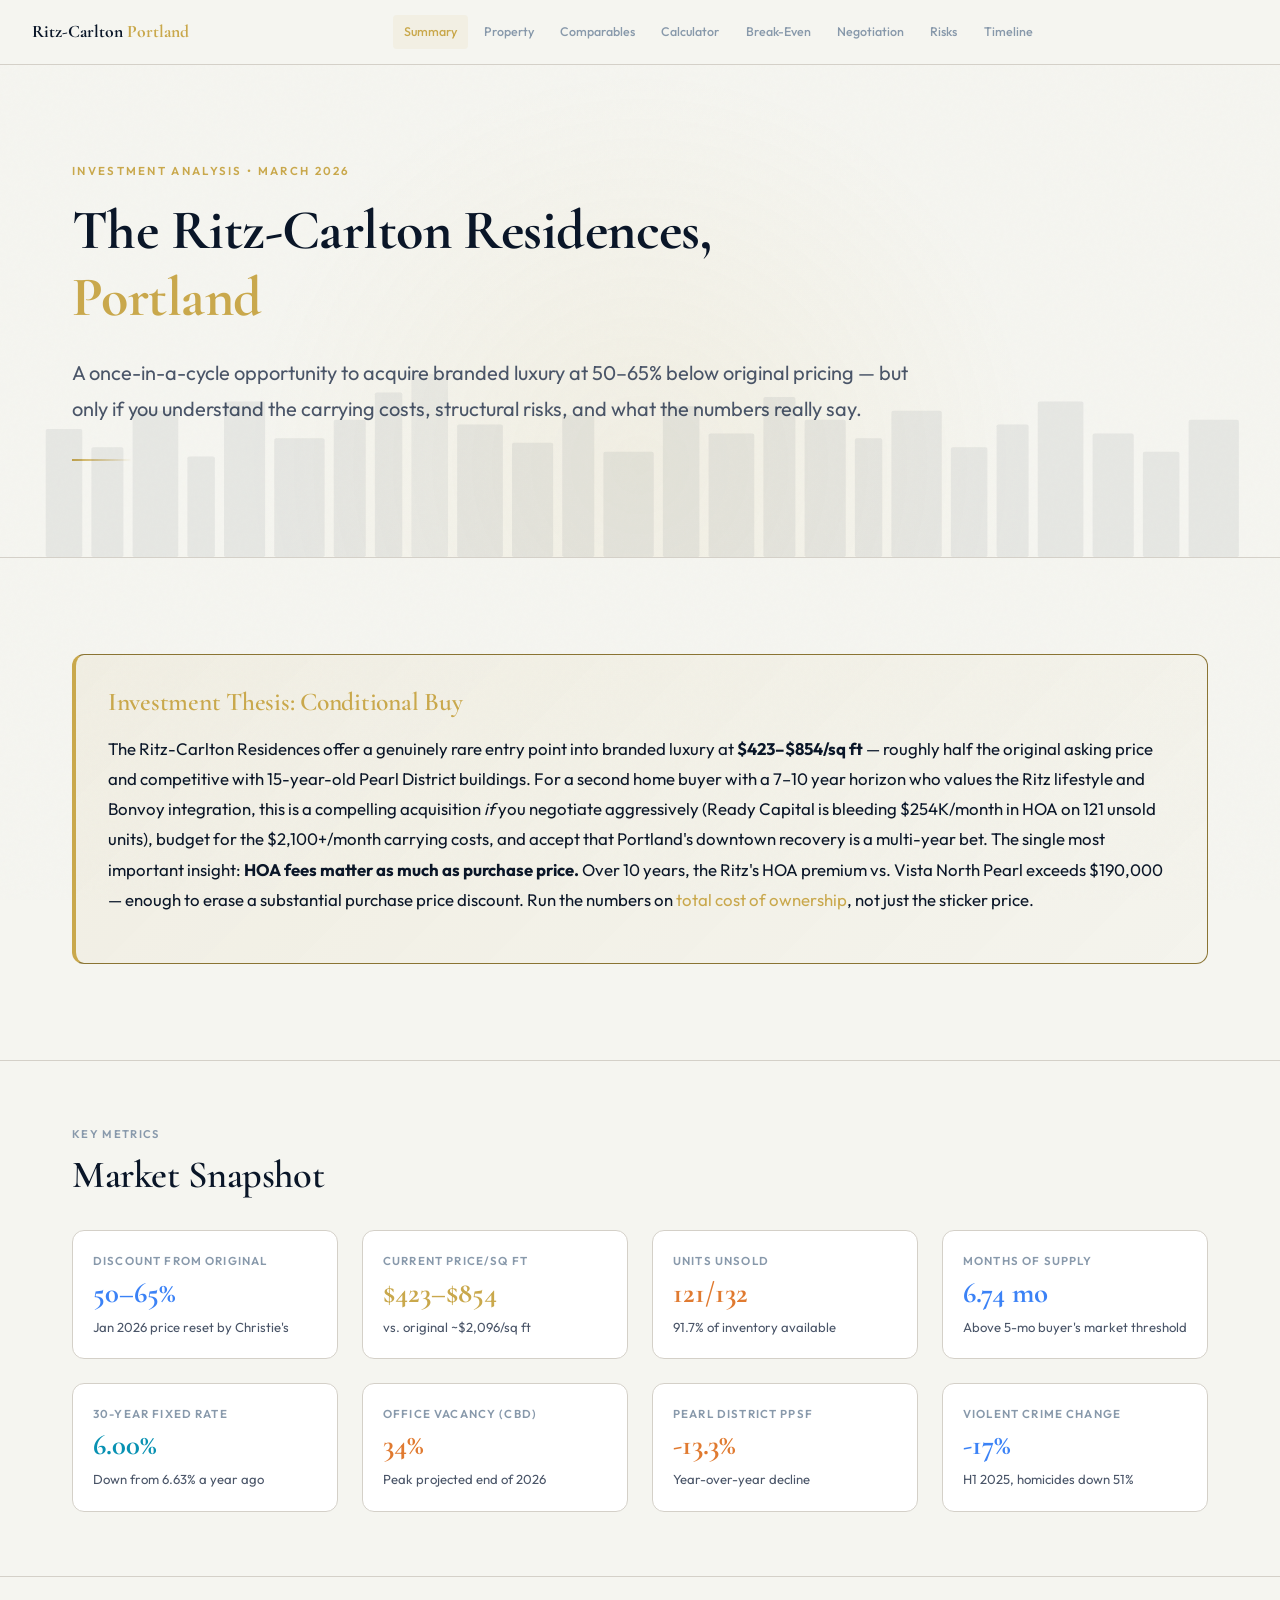
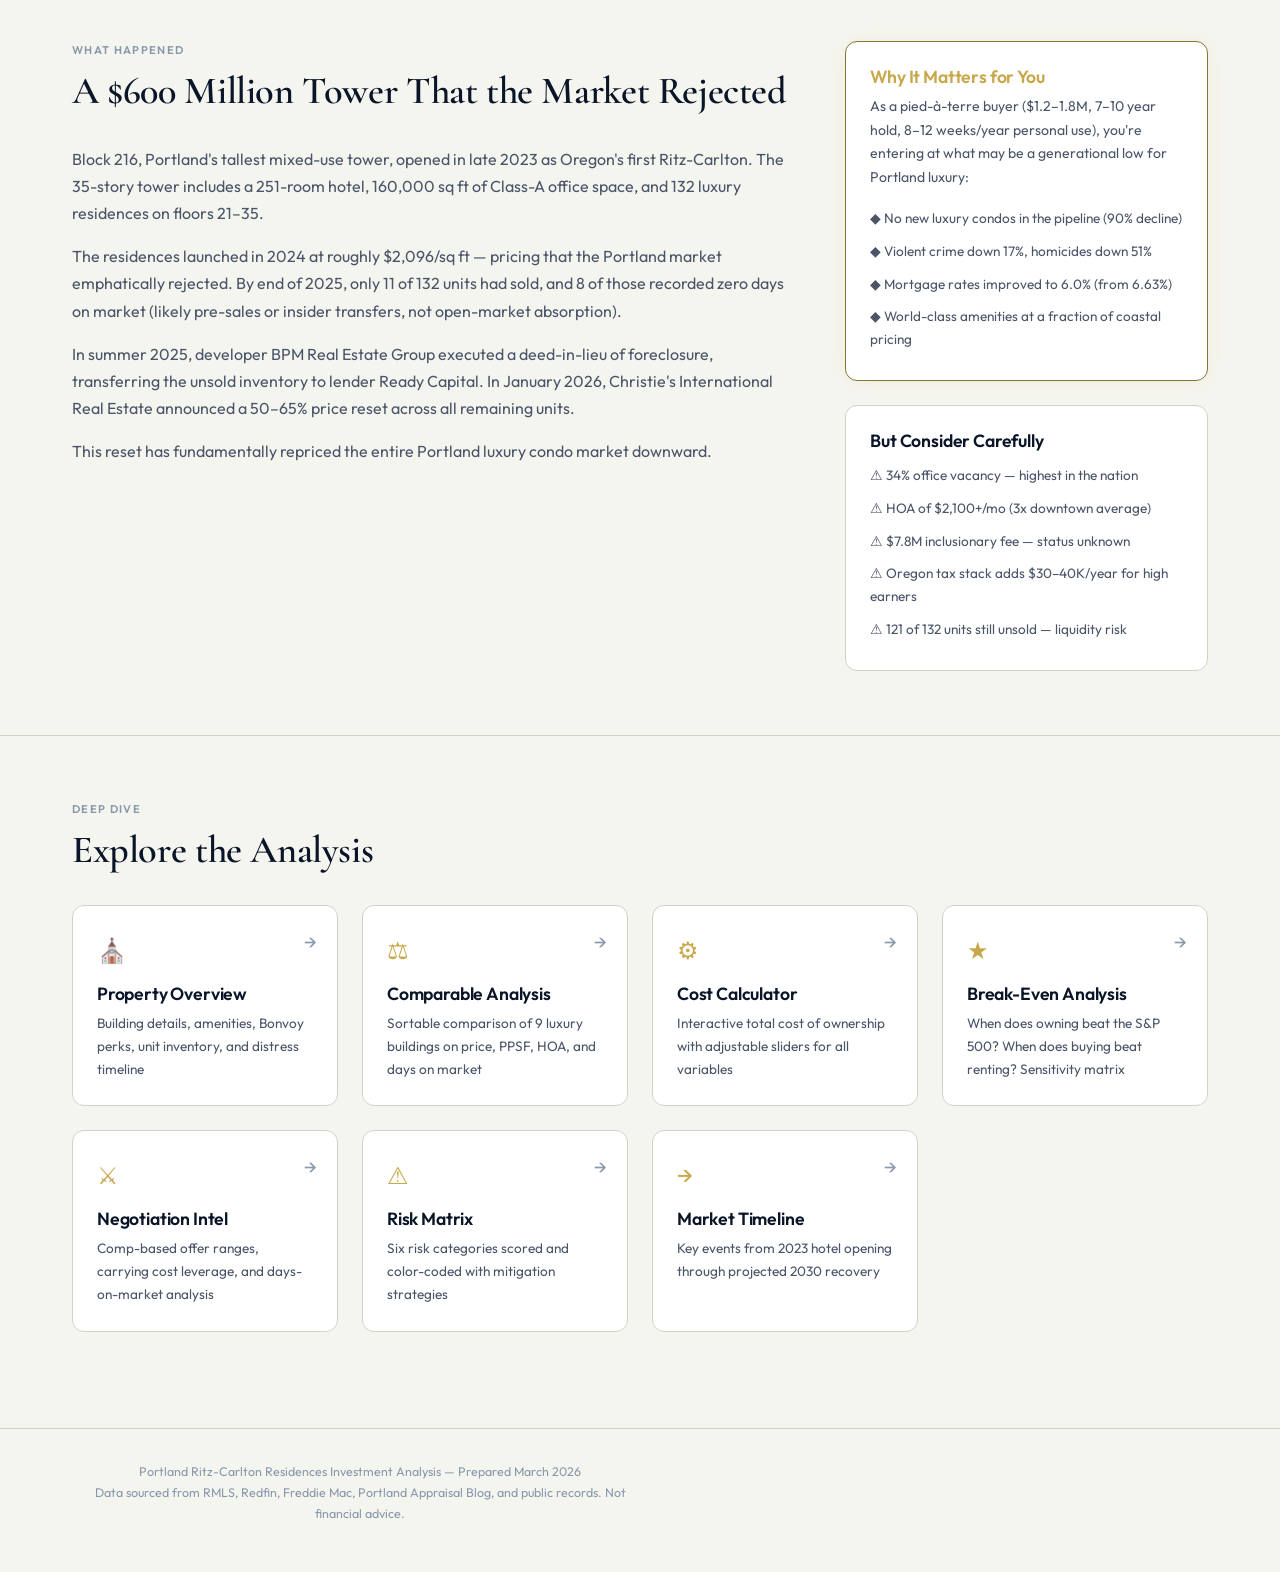
<file: report/index.html>
<!DOCTYPE html>
<html lang="en">
<head>
  <meta charset="UTF-8">
  <meta name="viewport" content="width=device-width, initial-scale=1.0">
  <title>Ritz-Carlton Portland — Investment Analysis</title>
  <link href="https://fonts.googleapis.com/css2?family=Cormorant+Garamond:ital,wght@0,500;0,600;0,700;1,500&family=Outfit:wght@300;400;500;600&display=swap" rel="stylesheet">
  <link rel="stylesheet" href="styles.css">
</head>
<body>
<div class="page-wrapper">
  <nav class="nav" id="main-nav"></nav>

  <!-- HERO -->
  <section class="hero">
    <div class="container">
      <div class="hero-eyebrow animate-in">Investment Analysis &bull; March 2026</div>
      <h1 class="animate-in">The Ritz-Carlton Residences,<br><em>Portland</em></h1>
      <p class="hero-subtitle animate-in">A once-in-a-cycle opportunity to acquire branded luxury at 50–65% below original pricing — but only if you understand the carrying costs, structural risks, and what the numbers really say.</p>
      <div class="gold-rule animate-in"></div>
    </div>
    <div class="skyline-wrap">
      <svg viewBox="0 0 1400 200" fill="currentColor" preserveAspectRatio="xMidYMax meet">
        <rect x="50" y="60" width="40" height="140" rx="2"/>
        <rect x="100" y="80" width="35" height="120" rx="2"/>
        <rect x="145" y="40" width="50" height="160" rx="2"/>
        <rect x="205" y="90" width="30" height="110" rx="2"/>
        <rect x="245" y="30" width="45" height="170" rx="2"/>
        <rect x="300" y="70" width="55" height="130" rx="2"/>
        <rect x="365" y="50" width="35" height="150" rx="2"/>
        <rect x="410" y="20" width="30" height="180" rx="2"/>
        <rect x="450" y="0" width="40" height="200" rx="2" opacity="0.8"/>
        <rect x="500" y="55" width="50" height="145" rx="2"/>
        <rect x="560" y="75" width="45" height="125" rx="2"/>
        <rect x="615" y="45" width="35" height="155" rx="2"/>
        <rect x="660" y="85" width="55" height="115" rx="2"/>
        <rect x="725" y="35" width="40" height="165" rx="2"/>
        <rect x="775" y="65" width="50" height="135" rx="2"/>
        <rect x="835" y="25" width="35" height="175" rx="2"/>
        <rect x="880" y="50" width="45" height="150" rx="2"/>
        <rect x="935" y="70" width="30" height="130" rx="2"/>
        <rect x="975" y="40" width="55" height="160" rx="2"/>
        <rect x="1040" y="80" width="40" height="120" rx="2"/>
        <rect x="1090" y="55" width="35" height="145" rx="2"/>
        <rect x="1135" y="30" width="50" height="170" rx="2"/>
        <rect x="1195" y="65" width="45" height="135" rx="2"/>
        <rect x="1250" y="85" width="40" height="115" rx="2"/>
        <rect x="1300" y="50" width="55" height="150" rx="2"/>
      </svg>
    </div>
  </section>

  <!-- INVESTMENT THESIS -->
  <section>
    <div class="container">
      <div class="conclusion-box animate-in">
        <h3>Investment Thesis: Conditional Buy</h3>
        <p>The Ritz-Carlton Residences offer a genuinely rare entry point into branded luxury at <strong>$423–$854/sq ft</strong> — roughly half the original asking price and competitive with 15-year-old Pearl District buildings. For a second home buyer with a 7–10 year horizon who values the Ritz lifestyle and Bonvoy integration, this is a compelling acquisition <em>if</em> you negotiate aggressively (Ready Capital is bleeding $254K/month in HOA on 121 unsold units), budget for the $2,100+/month carrying costs, and accept that Portland's downtown recovery is a multi-year bet. The single most important insight: <strong>HOA fees matter as much as purchase price.</strong> Over 10 years, the Ritz's HOA premium vs. Vista North Pearl exceeds $190,000 — enough to erase a substantial purchase price discount. Run the numbers on <a href="calculator.html">total cost of ownership</a>, not just the sticker price.</p>
      </div>
    </div>
  </section>

  <!-- KEY METRICS DASHBOARD -->
  <section>
    <div class="container">
      <div class="section-header">
        <span class="label">Key Metrics</span>
        <h2>Market Snapshot</h2>
      </div>
      <div class="grid grid-4" id="dashboard-metrics">
        <!-- Rendered by JS -->
      </div>
    </div>
  </section>

  <!-- EXECUTIVE SUMMARY -->
  <section>
    <div class="container">
      <div class="grid grid-2-1" style="gap:3rem">
        <div>
          <div class="section-header">
            <span class="label">What Happened</span>
            <h2>A $600 Million Tower That the Market Rejected</h2>
          </div>
          <p>Block 216, Portland's tallest mixed-use tower, opened in late 2023 as Oregon's first Ritz-Carlton. The 35-story tower includes a 251-room hotel, 160,000 sq ft of Class-A office space, and 132 luxury residences on floors 21–35.</p>
          <p>The residences launched in 2024 at roughly $2,096/sq ft — pricing that the Portland market emphatically rejected. By end of 2025, only 11 of 132 units had sold, and 8 of those recorded zero days on market (likely pre-sales or insider transfers, not open-market absorption).</p>
          <p>In summer 2025, developer BPM Real Estate Group executed a deed-in-lieu of foreclosure, transferring the unsold inventory to lender Ready Capital. In January 2026, Christie's International Real Estate announced a 50–65% price reset across all remaining units.</p>
          <p>This reset has fundamentally repriced the entire Portland luxury condo market downward.</p>
        </div>
        <div>
          <div class="card card-gold" style="margin-bottom:1.5rem">
            <h4 style="color:var(--gold)">Why It Matters for You</h4>
            <p style="font-size:0.88rem; margin-bottom:0.75rem">As a pied-à-terre buyer ($1.2–1.8M, 7–10 year hold, 8–12 weeks/year personal use), you're entering at what may be a generational low for Portland luxury:</p>
            <ul style="list-style:none; font-size:0.85rem; color:var(--text-secondary)">
              <li style="padding:0.3rem 0">&#9670; No new luxury condos in the pipeline (90% decline)</li>
              <li style="padding:0.3rem 0">&#9670; Violent crime down 17%, homicides down 51%</li>
              <li style="padding:0.3rem 0">&#9670; Mortgage rates improved to 6.0% (from 6.63%)</li>
              <li style="padding:0.3rem 0">&#9670; World-class amenities at a fraction of coastal pricing</li>
            </ul>
          </div>
          <div class="card">
            <h4>But Consider Carefully</h4>
            <ul style="list-style:none; font-size:0.85rem; color:var(--text-secondary)">
              <li style="padding:0.3rem 0">&#9888; 34% office vacancy — highest in the nation</li>
              <li style="padding:0.3rem 0">&#9888; HOA of $2,100+/mo (3x downtown average)</li>
              <li style="padding:0.3rem 0">&#9888; $7.8M inclusionary fee — status unknown</li>
              <li style="padding:0.3rem 0">&#9888; Oregon tax stack adds $30–40K/year for high earners</li>
              <li style="padding:0.3rem 0">&#9888; 121 of 132 units still unsold — liquidity risk</li>
            </ul>
          </div>
        </div>
      </div>
    </div>
  </section>

  <!-- NAVIGATION TO ANALYSIS PAGES -->
  <section>
    <div class="container">
      <div class="section-header">
        <span class="label">Deep Dive</span>
        <h2>Explore the Analysis</h2>
      </div>
      <div class="grid grid-4" id="nav-cards">
        <!-- Rendered by JS -->
      </div>
    </div>
  </section>

  <footer class="page-footer" id="page-footer"></footer>
</div>

<script src="app.js"></script>
<script>
document.addEventListener('DOMContentLoaded', () => {
  // Dashboard metrics
  const metrics = [
    { value: '50–65%', label: 'Discount from Original', context: 'Jan 2026 price reset by Christie\'s', color: 'var(--blue)' },
    { value: '$423–$854', label: 'Current Price/Sq Ft', context: 'vs. original ~$2,096/sq ft', color: 'var(--gold)' },
    { value: '121/132', label: 'Units Unsold', context: '91.7% of inventory available', color: 'var(--orange)' },
    { value: '6.74 mo', label: 'Months of Supply', context: 'Above 5-mo buyer\'s market threshold', color: 'var(--blue)' },
    { value: '6.00%', label: '30-Year Fixed Rate', context: 'Down from 6.63% a year ago', color: 'var(--teal)' },
    { value: '34%', label: 'Office Vacancy (CBD)', context: 'Peak projected end of 2026', color: 'var(--orange)' },
    { value: '-13.3%', label: 'Pearl District PPSF', context: 'Year-over-year decline', color: 'var(--orange)' },
    { value: '-17%', label: 'Violent Crime Change', context: 'H1 2025, homicides down 51%', color: 'var(--blue)' }
  ];

  const grid = document.getElementById('dashboard-metrics');
  grid.innerHTML = metrics.map(m => `
    <div class="metric-card animate-in">
      <span class="metric-label">${m.label}</span>
      <span class="metric-value" style="color:${m.color}">${m.value}</span>
      <span class="metric-context">${m.context}</span>
    </div>
  `).join('');

  // Navigation cards
  const navItems = [
    { href: 'property.html', icon: '&#9962;', title: 'Property Overview', desc: 'Building details, amenities, Bonvoy perks, unit inventory, and distress timeline' },
    { href: 'comps.html', icon: '&#9878;', title: 'Comparable Analysis', desc: 'Sortable comparison of 9 luxury buildings on price, PPSF, HOA, and days on market' },
    { href: 'calculator.html', icon: '&#9881;', title: 'Cost Calculator', desc: 'Interactive total cost of ownership with adjustable sliders for all variables' },
    { href: 'breakeven.html', icon: '&#9733;', title: 'Break-Even Analysis', desc: 'When does owning beat the S&P 500? When does buying beat renting? Sensitivity matrix' },
    { href: 'negotiation.html', icon: '&#9876;', title: 'Negotiation Intel', desc: 'Comp-based offer ranges, carrying cost leverage, and days-on-market analysis' },
    { href: 'risks.html', icon: '&#9888;', title: 'Risk Matrix', desc: 'Six risk categories scored and color-coded with mitigation strategies' },
    { href: 'timeline.html', icon: '&#8594;', title: 'Market Timeline', desc: 'Key events from 2023 hotel opening through projected 2030 recovery' }
  ];

  const cards = document.getElementById('nav-cards');
  cards.innerHTML = navItems.map(n => `
    <a href="${n.href}" class="nav-card animate-in">
      <span class="nav-card-icon">${n.icon}</span>
      <h4>${n.title}</h4>
      <p>${n.desc}</p>
    </a>
  `).join('');
});
</script>
</body>
</html>
</file>
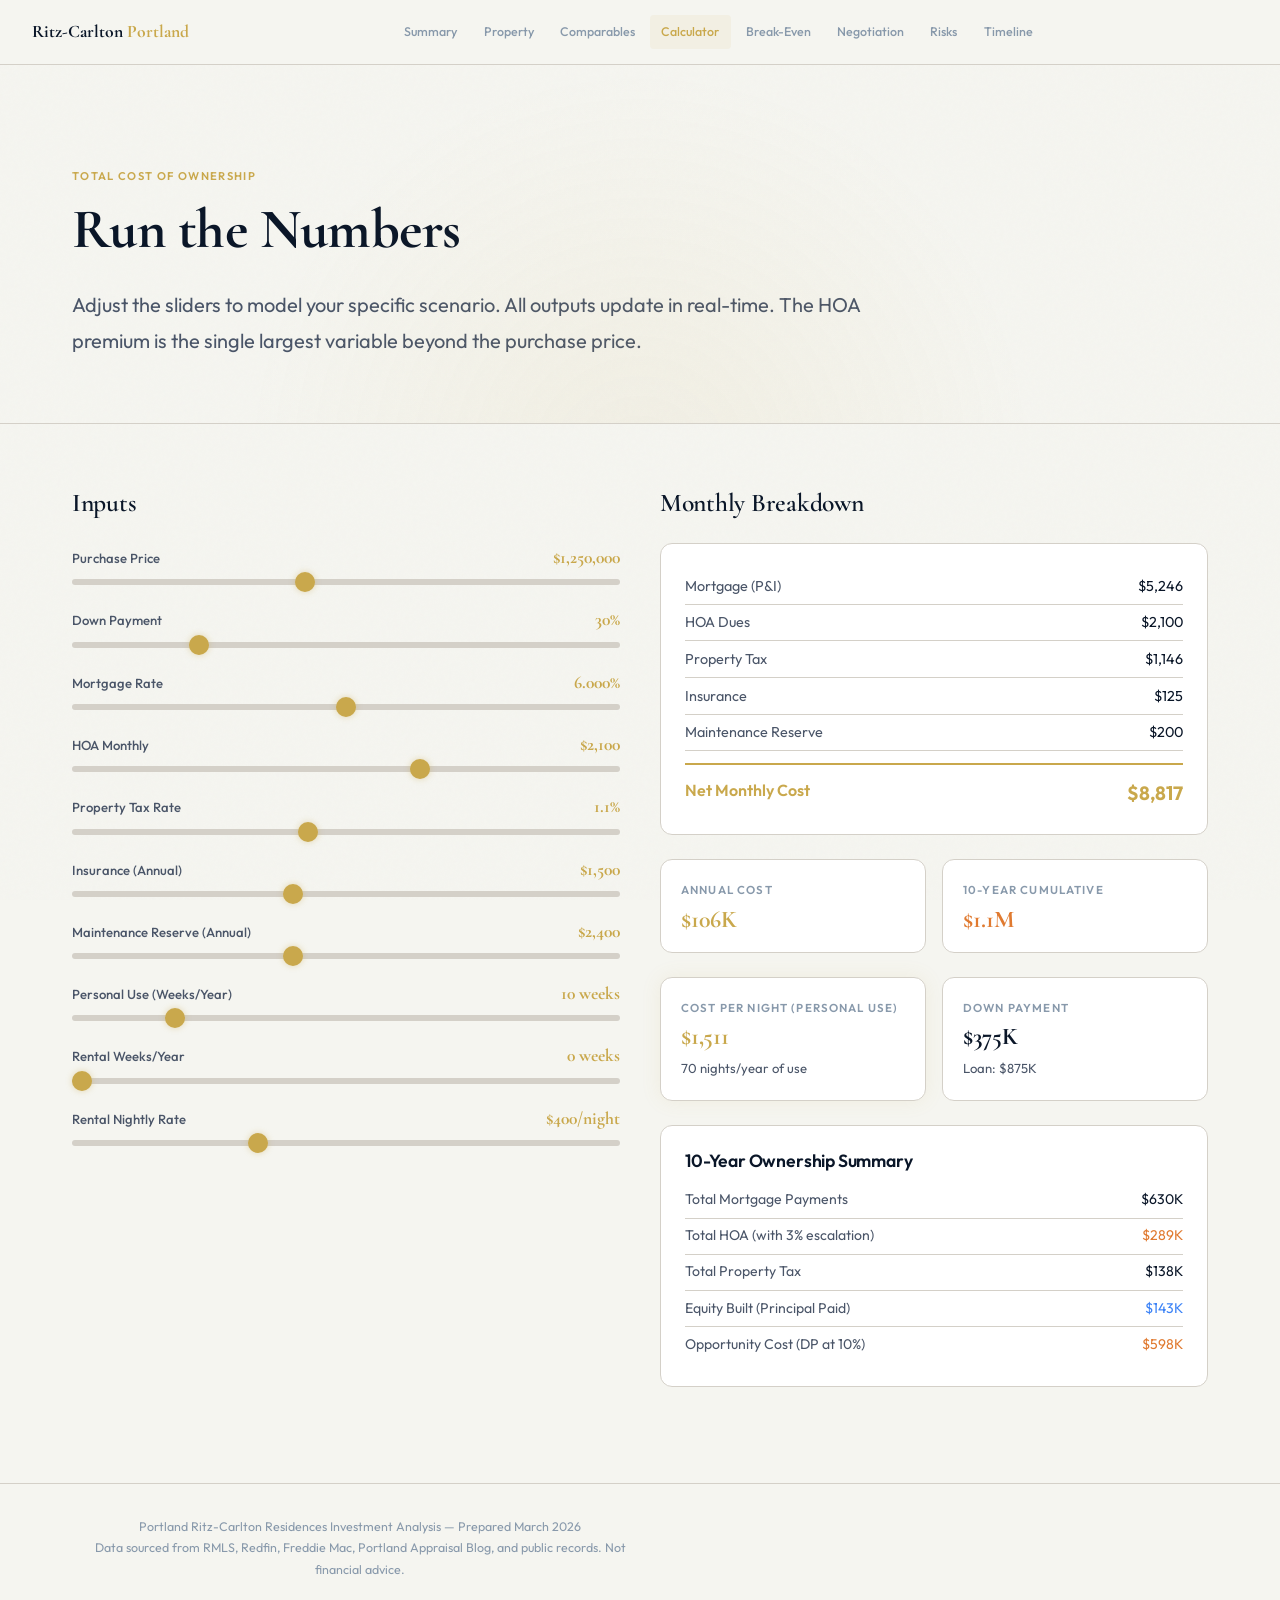
<file: report/calculator.html>
<!DOCTYPE html>
<html lang="en">
<head>
  <meta charset="UTF-8">
  <meta name="viewport" content="width=device-width, initial-scale=1.0">
  <title>Cost Calculator — Ritz-Carlton Portland</title>
  <link href="https://fonts.googleapis.com/css2?family=Cormorant+Garamond:ital,wght@0,500;0,600;0,700;1,500&family=Outfit:wght@300;400;500;600&display=swap" rel="stylesheet">
  <link rel="stylesheet" href="styles.css">
</head>
<body>
<div class="page-wrapper">
  <nav class="nav" id="main-nav"></nav>

  <section class="hero" style="padding-bottom:2rem">
    <div class="container">
      <span class="label" style="color:var(--gold)">Total Cost of Ownership</span>
      <h1 style="margin-top:0.5rem">Run the Numbers</h1>
      <p class="hero-subtitle">Adjust the sliders to model your specific scenario. All outputs update in real-time. The HOA premium is the single largest variable beyond the purchase price.</p>
    </div>
  </section>

  <section>
    <div class="container">
      <div class="grid grid-2" style="gap:2.5rem">
        <!-- Sliders (Left) -->
        <div>
          <h3 style="margin-bottom:1.5rem">Inputs</h3>

          <div class="slider-group" style="margin-bottom:1.25rem">
            <div class="slider-header"><span class="slider-label">Purchase Price</span><span class="slider-value" id="v-price"></span></div>
            <input type="range" id="s-price" min="700000" max="2000000" step="25000" class="calc-slider">
          </div>

          <div class="slider-group" style="margin-bottom:1.25rem">
            <div class="slider-header"><span class="slider-label">Down Payment</span><span class="slider-value" id="v-dp"></span></div>
            <input type="range" id="s-dp" min="10" max="100" step="5" class="calc-slider">
          </div>

          <div class="slider-group" style="margin-bottom:1.25rem">
            <div class="slider-header"><span class="slider-label">Mortgage Rate</span><span class="slider-value" id="v-rate"></span></div>
            <input type="range" id="s-rate" min="4.0" max="8.0" step="0.125" class="calc-slider">
          </div>

          <div class="slider-group" style="margin-bottom:1.25rem">
            <div class="slider-header"><span class="slider-label">HOA Monthly</span><span class="slider-value" id="v-hoa"></span></div>
            <input type="range" id="s-hoa" min="500" max="3000" step="50" class="calc-slider">
          </div>

          <div class="slider-group" style="margin-bottom:1.25rem">
            <div class="slider-header"><span class="slider-label">Property Tax Rate</span><span class="slider-value" id="v-tax"></span></div>
            <input type="range" id="s-tax" min="0.8" max="1.5" step="0.05" class="calc-slider">
          </div>

          <div class="slider-group" style="margin-bottom:1.25rem">
            <div class="slider-header"><span class="slider-label">Insurance (Annual)</span><span class="slider-value" id="v-ins"></span></div>
            <input type="range" id="s-ins" min="500" max="3000" step="100" class="calc-slider">
          </div>

          <div class="slider-group" style="margin-bottom:1.25rem">
            <div class="slider-header"><span class="slider-label">Maintenance Reserve (Annual)</span><span class="slider-value" id="v-maint"></span></div>
            <input type="range" id="s-maint" min="0" max="6000" step="200" class="calc-slider">
          </div>

          <div class="slider-group" style="margin-bottom:1.25rem">
            <div class="slider-header"><span class="slider-label">Personal Use (Weeks/Year)</span><span class="slider-value" id="v-weeks"></span></div>
            <input type="range" id="s-weeks" min="1" max="52" step="1" class="calc-slider">
          </div>

          <div class="slider-group" style="margin-bottom:1.25rem">
            <div class="slider-header"><span class="slider-label">Rental Weeks/Year</span><span class="slider-value" id="v-rental"></span></div>
            <input type="range" id="s-rental" min="0" max="42" step="1" class="calc-slider">
          </div>

          <div class="slider-group">
            <div class="slider-header"><span class="slider-label">Rental Nightly Rate</span><span class="slider-value" id="v-nightly"></span></div>
            <input type="range" id="s-nightly" min="200" max="800" step="25" class="calc-slider">
          </div>
        </div>

        <!-- Results (Right) -->
        <div>
          <h3 style="margin-bottom:1.5rem">Monthly Breakdown</h3>

          <div class="card" style="margin-bottom:1.5rem">
            <div id="monthly-breakdown" style="font-size:0.9rem"></div>
            <div style="border-top:2px solid var(--gold); margin-top:0.75rem; padding-top:0.75rem; display:flex; justify-content:space-between">
              <span style="font-weight:600; color:var(--gold)">Net Monthly Cost</span>
              <span style="font-weight:700; font-size:1.2rem; color:var(--gold)" id="net-monthly"></span>
            </div>
          </div>

          <div class="grid grid-2" style="gap:1rem; margin-bottom:1.5rem">
            <div class="metric-card">
              <span class="metric-label">Annual Cost</span>
              <span class="metric-value" id="annual-cost" style="font-size:1.5rem; color:var(--gold)"></span>
            </div>
            <div class="metric-card">
              <span class="metric-label">10-Year Cumulative</span>
              <span class="metric-value" id="ten-year-cost" style="font-size:1.5rem; color:var(--orange)"></span>
            </div>
          </div>

          <div class="grid grid-2" style="gap:1rem; margin-bottom:1.5rem">
            <div class="metric-card card-gold">
              <span class="metric-label">Cost Per Night (Personal Use)</span>
              <span class="metric-value" id="cost-per-night" style="font-size:1.5rem; color:var(--gold)"></span>
              <span class="metric-context" id="night-context"></span>
            </div>
            <div class="metric-card">
              <span class="metric-label">Down Payment</span>
              <span class="metric-value" id="dp-amount" style="font-size:1.5rem"></span>
              <span class="metric-context" id="loan-amount"></span>
            </div>
          </div>

          <div class="card">
            <h4 style="margin-bottom:0.75rem">10-Year Ownership Summary</h4>
            <div id="ten-year-summary" style="font-size:0.88rem"></div>
          </div>
        </div>
      </div>
    </div>
  </section>

  <footer class="page-footer" id="page-footer"></footer>
</div>

<script src="app.js"></script>
<script>
document.addEventListener('DOMContentLoaded', () => {
  const sliders = {
    price: document.getElementById('s-price'),
    dp: document.getElementById('s-dp'),
    rate: document.getElementById('s-rate'),
    hoa: document.getElementById('s-hoa'),
    tax: document.getElementById('s-tax'),
    ins: document.getElementById('s-ins'),
    maint: document.getElementById('s-maint'),
    weeks: document.getElementById('s-weeks'),
    rental: document.getElementById('s-rental'),
    nightly: document.getElementById('s-nightly')
  };

  // Set defaults
  sliders.price.value = DEFAULTS.purchasePrice;
  sliders.dp.value = DEFAULTS.downPaymentPct;
  sliders.rate.value = DEFAULTS.mortgageRate;
  sliders.hoa.value = DEFAULTS.hoaMonthly;
  sliders.tax.value = DEFAULTS.propertyTaxRate;
  sliders.ins.value = DEFAULTS.insuranceAnnual;
  sliders.maint.value = DEFAULTS.maintenanceReserve;
  sliders.weeks.value = DEFAULTS.personalUseWeeks;
  sliders.rental.value = DEFAULTS.rentalWeeks;
  sliders.nightly.value = DEFAULTS.rentalNightlyRate;

  function recalculate() {
    const price = +sliders.price.value;
    const dpPct = +sliders.dp.value / 100;
    const rate = +sliders.rate.value;
    const hoa = +sliders.hoa.value;
    const taxRate = +sliders.tax.value / 100;
    const insurance = +sliders.ins.value;
    const maintenance = +sliders.maint.value;
    const personalWeeks = +sliders.weeks.value;
    const rentalWeeks = +sliders.rental.value;
    const nightlyRate = +sliders.nightly.value;

    // Update displayed values
    document.getElementById('v-price').textContent = fmt(price);
    document.getElementById('v-dp').textContent = sliders.dp.value + '%';
    document.getElementById('v-rate').textContent = rate.toFixed(3) + '%';
    document.getElementById('v-hoa').textContent = fmt(hoa);
    document.getElementById('v-tax').textContent = sliders.tax.value + '%';
    document.getElementById('v-ins').textContent = fmt(insurance);
    document.getElementById('v-maint').textContent = fmt(maintenance);
    document.getElementById('v-weeks').textContent = personalWeeks + ' weeks';
    document.getElementById('v-rental').textContent = rentalWeeks + ' weeks';
    document.getElementById('v-nightly').textContent = fmt(nightlyRate) + '/night';

    const downPayment = price * dpPct;
    const loanAmount = price - downPayment;
    const monthlyPI = dpPct >= 1 ? 0 : calculateMonthlyPayment(loanAmount, rate, 360);
    const monthlyTax = price * taxRate / 12;
    const monthlyIns = insurance / 12;
    const monthlyMaint = maintenance / 12;
    const monthlyRental = rentalWeeks * nightlyRate * 7 / 12;

    const netMonthly = monthlyPI + hoa + monthlyTax + monthlyIns + monthlyMaint - monthlyRental;
    const annualCost = netMonthly * 12;

    // 10-year cumulative with HOA escalation
    let tenYearTotal = 0;
    let tenYearHOA = 0;
    let tenYearMortgage = 0;
    let tenYearTax = 0;
    for (let y = 0; y < 10; y++) {
      const yearHoa = hoa * Math.pow(1.03, y) * 12;
      const yearPI = monthlyPI * 12;
      const yearTax = price * taxRate;
      const yearIns = insurance;
      const yearMaint = maintenance;
      const yearRental = rentalWeeks * nightlyRate * 7;
      tenYearTotal += yearPI + yearHoa + yearTax + yearIns + yearMaint - yearRental;
      tenYearHOA += yearHoa;
      tenYearMortgage += yearPI;
      tenYearTax += yearTax;
    }

    const personalNights = personalWeeks * 7;
    const costPerNight = personalNights > 0 ? annualCost / personalNights : 0;
    const equityBuildup = dpPct >= 1 ? 0 : calculateCumulativePrincipal(loanAmount, rate, 120);

    // Render monthly breakdown
    const lines = [
      { label: 'Mortgage (P&I)', value: monthlyPI, show: dpPct < 1 },
      { label: 'HOA Dues', value: hoa, show: true },
      { label: 'Property Tax', value: monthlyTax, show: true },
      { label: 'Insurance', value: monthlyIns, show: true },
      { label: 'Maintenance Reserve', value: monthlyMaint, show: maintenance > 0 },
      { label: 'Rental Income Offset', value: -monthlyRental, show: rentalWeeks > 0 }
    ];

    document.getElementById('monthly-breakdown').innerHTML = lines
      .filter(l => l.show)
      .map(l => `<div style="display:flex; justify-content:space-between; padding:0.35rem 0; border-bottom:1px solid var(--border)">
        <span style="color:var(--text-secondary)">${l.label}</span>
        <span style="color:${l.value < 0 ? 'var(--blue)' : 'var(--text-primary)'}">${l.value < 0 ? '-' : ''}${fmt(Math.abs(l.value))}</span>
      </div>`).join('');

    document.getElementById('net-monthly').textContent = fmt(netMonthly);
    document.getElementById('annual-cost').textContent = fmtK(annualCost);
    document.getElementById('ten-year-cost').textContent = fmtK(tenYearTotal);
    document.getElementById('cost-per-night').textContent = fmt(costPerNight);
    document.getElementById('night-context').textContent = `${personalNights} nights/year of use`;
    document.getElementById('dp-amount').textContent = fmtK(downPayment);
    document.getElementById('loan-amount').textContent = dpPct >= 1 ? 'All cash' : `Loan: ${fmtK(loanAmount)}`;

    document.getElementById('ten-year-summary').innerHTML = `
      <div style="display:flex; justify-content:space-between; padding:0.35rem 0; border-bottom:1px solid var(--border)">
        <span style="color:var(--text-secondary)">Total Mortgage Payments</span><span>${fmtK(tenYearMortgage)}</span></div>
      <div style="display:flex; justify-content:space-between; padding:0.35rem 0; border-bottom:1px solid var(--border)">
        <span style="color:var(--text-secondary)">Total HOA (with 3% escalation)</span><span style="color:var(--orange)">${fmtK(tenYearHOA)}</span></div>
      <div style="display:flex; justify-content:space-between; padding:0.35rem 0; border-bottom:1px solid var(--border)">
        <span style="color:var(--text-secondary)">Total Property Tax</span><span>${fmtK(tenYearTax)}</span></div>
      <div style="display:flex; justify-content:space-between; padding:0.35rem 0; border-bottom:1px solid var(--border)">
        <span style="color:var(--text-secondary)">Equity Built (Principal Paid)</span><span style="color:var(--blue)">${fmtK(equityBuildup)}</span></div>
      <div style="display:flex; justify-content:space-between; padding:0.35rem 0">
        <span style="color:var(--text-secondary)">Opportunity Cost (DP at 10%)</span><span style="color:var(--orange)">${fmtK(downPayment * (Math.pow(1.10, 10) - 1))}</span></div>
    `;
  }

  // Bind all sliders
  Object.values(sliders).forEach(s => s.addEventListener('input', recalculate));
  recalculate();
});
</script>
</body>
</html>
</file>
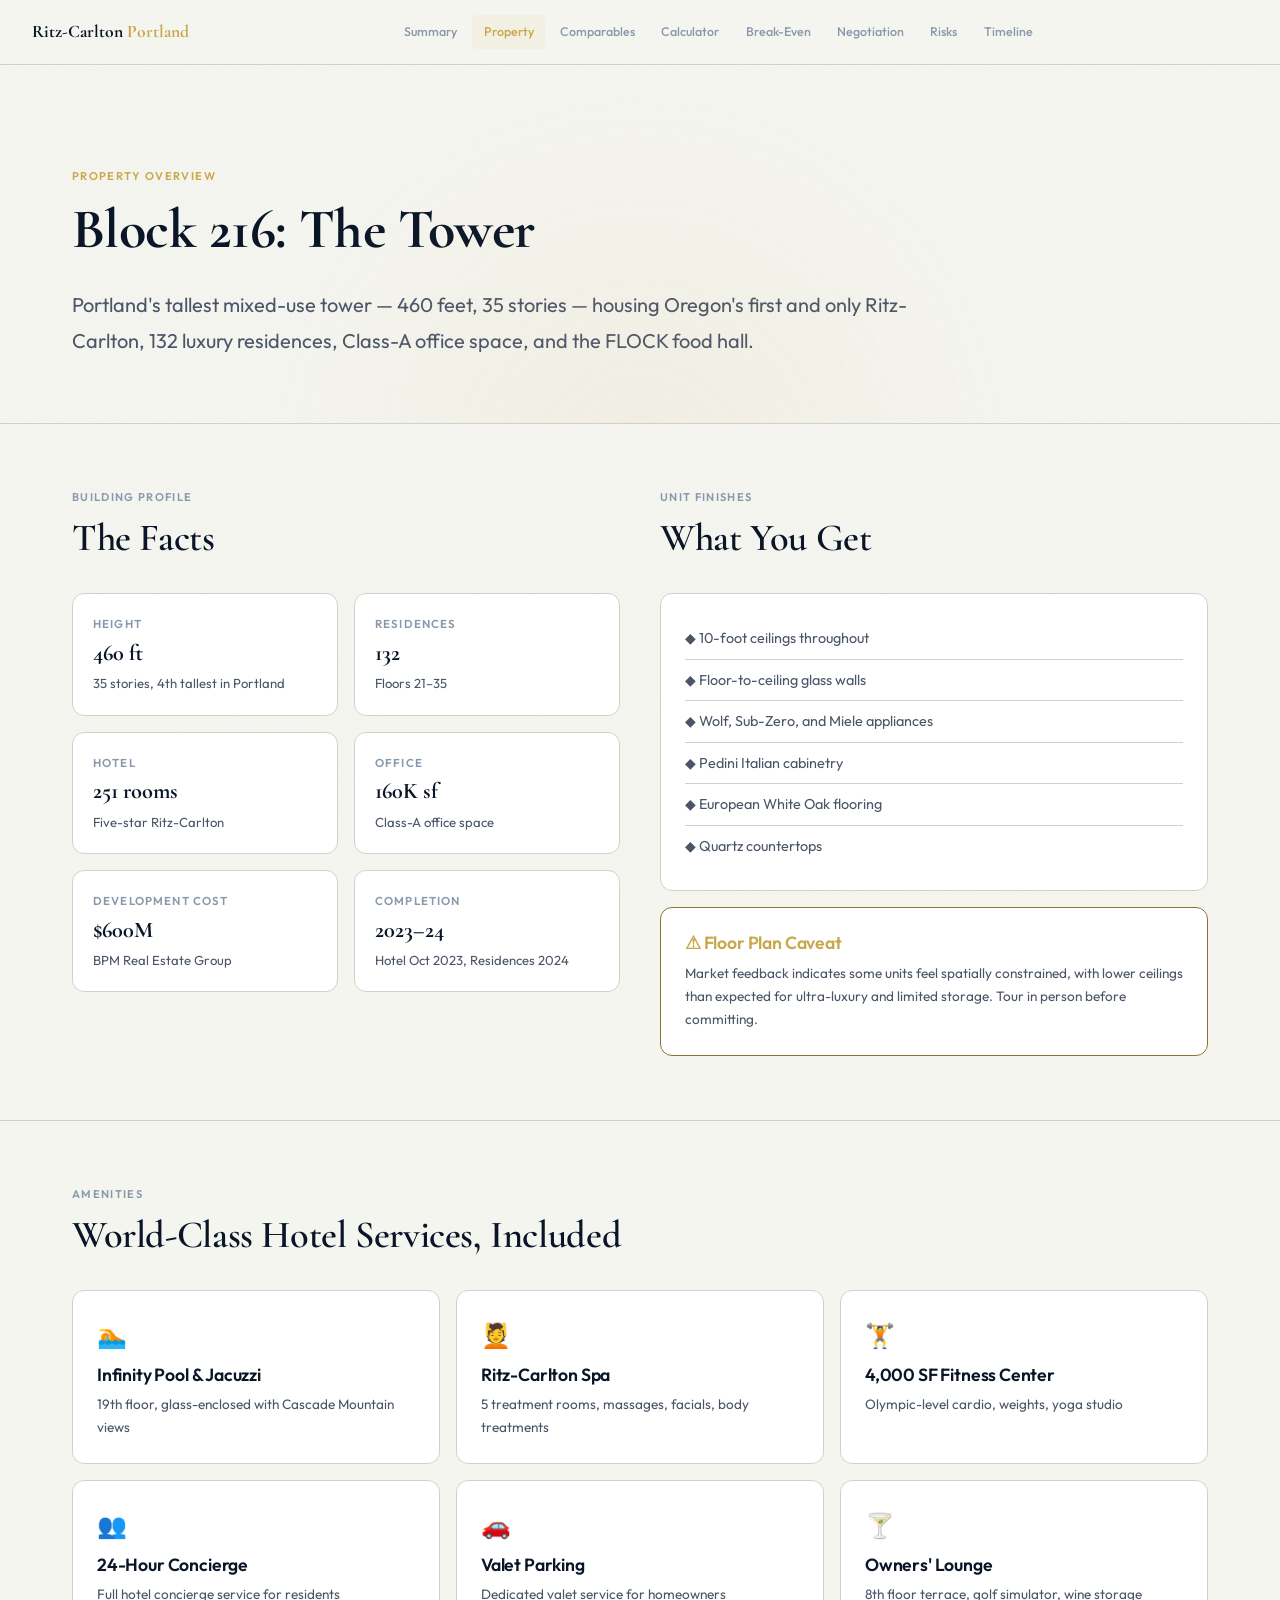
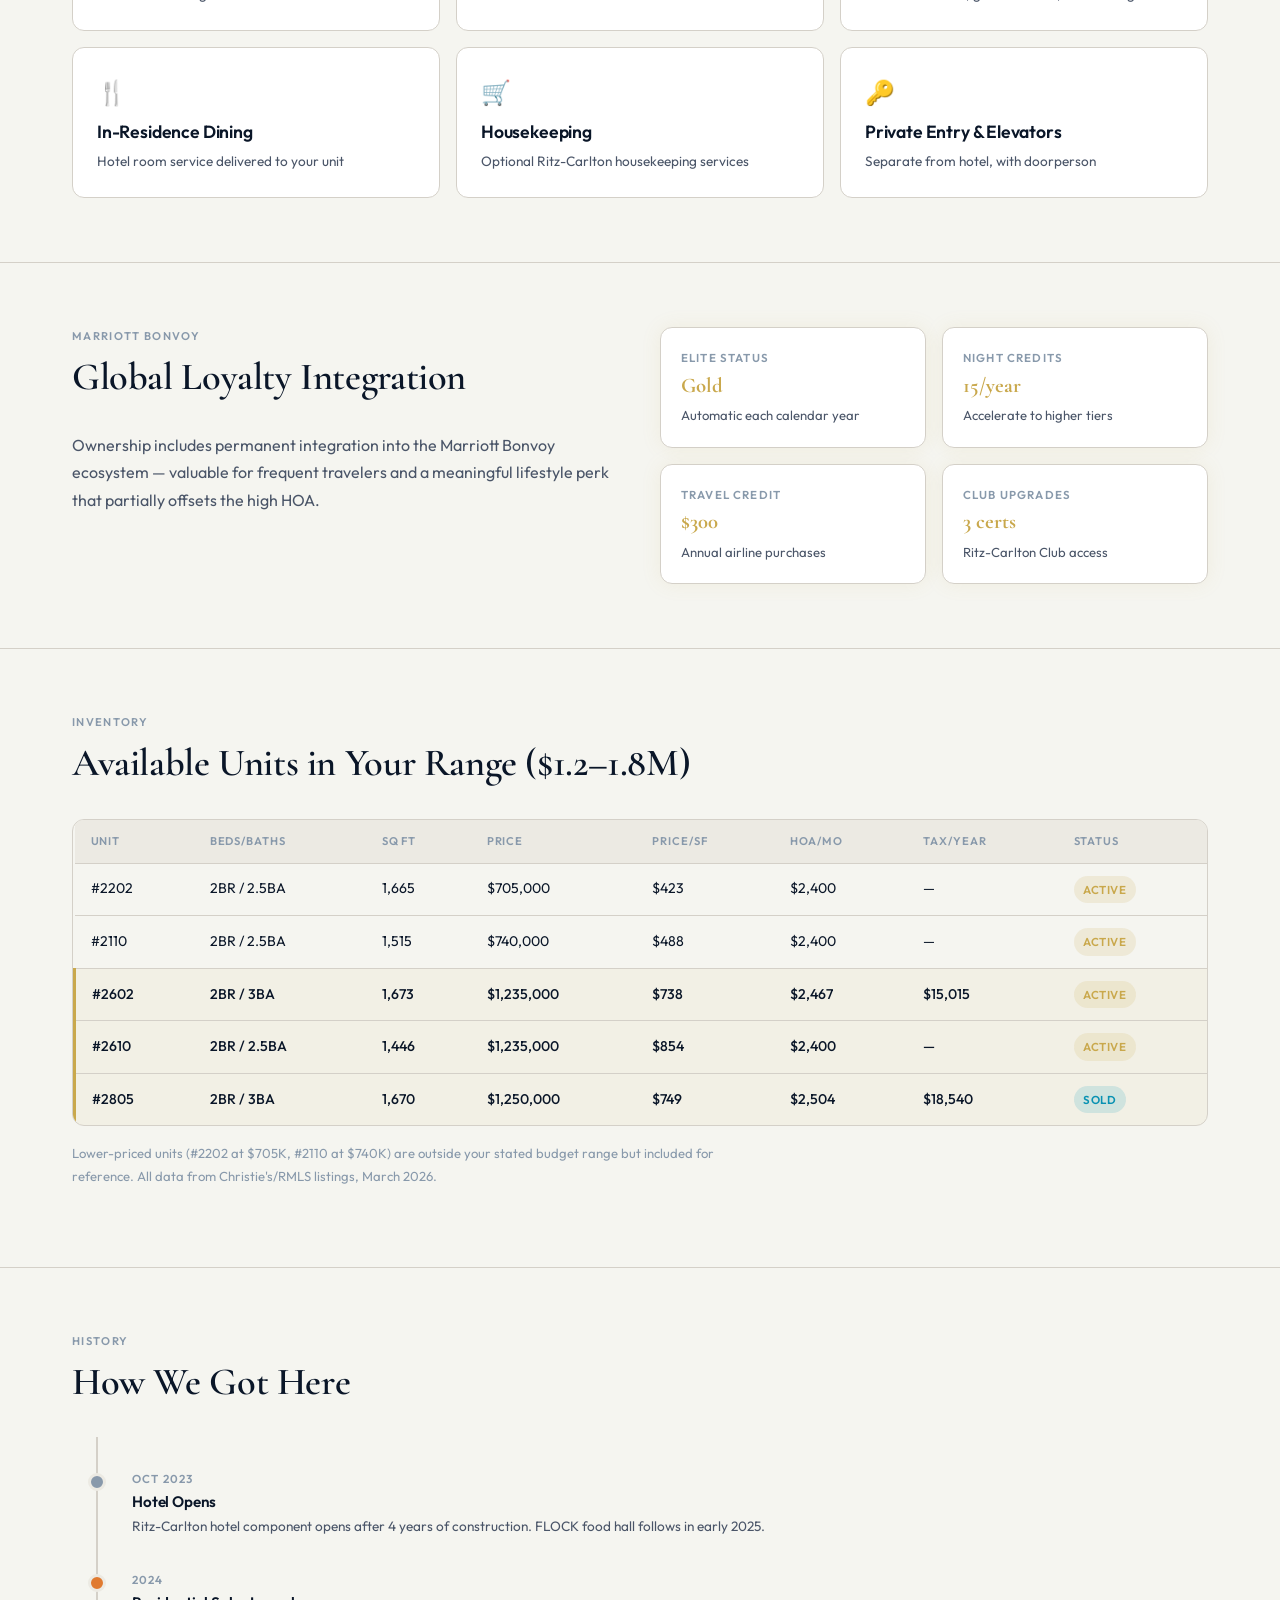
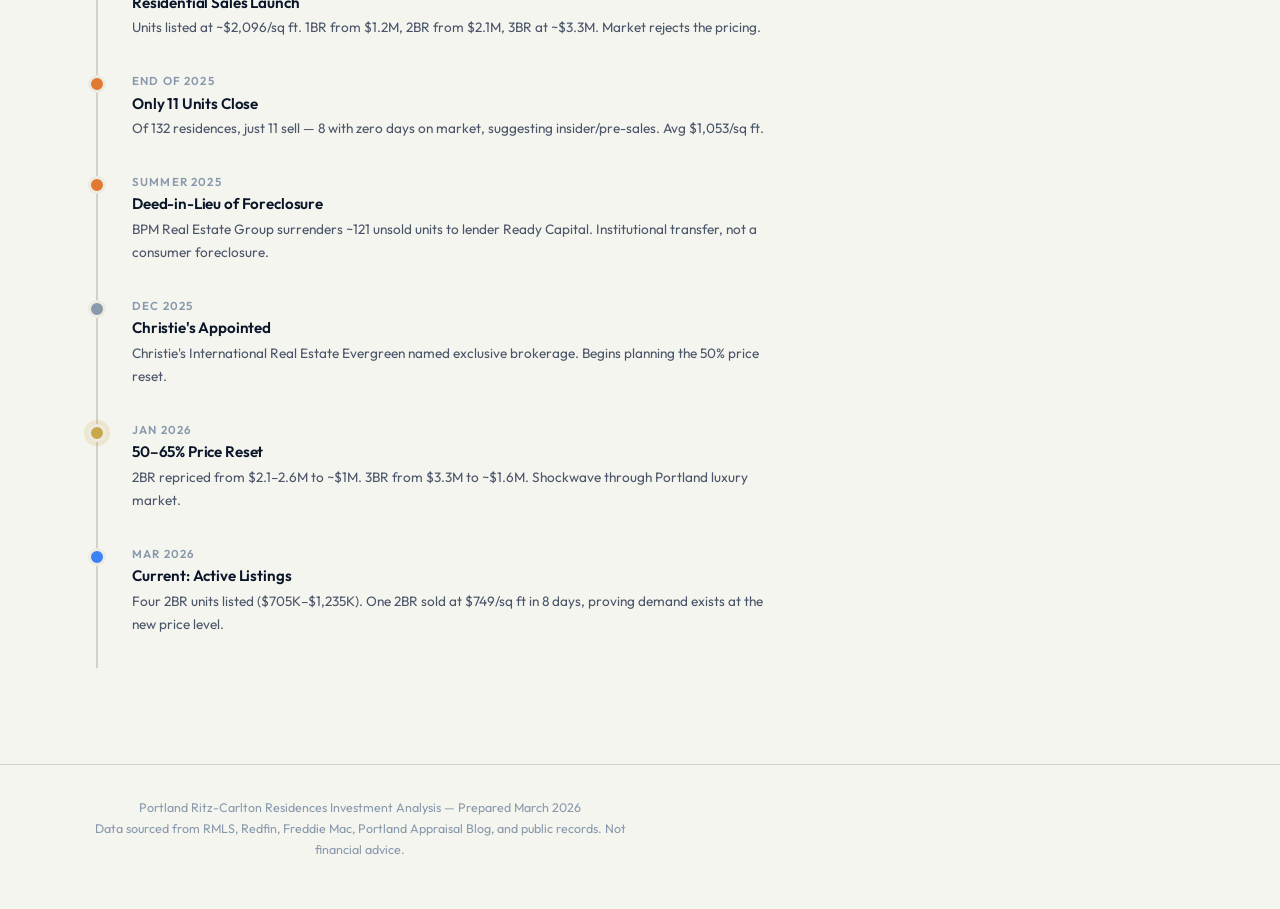
<file: report/property.html>
<!DOCTYPE html>
<html lang="en">
<head>
  <meta charset="UTF-8">
  <meta name="viewport" content="width=device-width, initial-scale=1.0">
  <title>Property Overview — Ritz-Carlton Portland</title>
  <link href="https://fonts.googleapis.com/css2?family=Cormorant+Garamond:ital,wght@0,500;0,600;0,700;1,500&family=Outfit:wght@300;400;500;600&display=swap" rel="stylesheet">
  <link rel="stylesheet" href="styles.css">
</head>
<body>
<div class="page-wrapper">
  <nav class="nav" id="main-nav"></nav>

  <section class="hero" style="padding-bottom:2rem">
    <div class="container">
      <span class="label" style="color:var(--gold)">Property Overview</span>
      <h1 style="margin-top:0.5rem">Block 216: The Tower</h1>
      <p class="hero-subtitle">Portland's tallest mixed-use tower — 460 feet, 35 stories — housing Oregon's first and only Ritz-Carlton, 132 luxury residences, Class-A office space, and the FLOCK food hall.</p>
    </div>
  </section>

  <!-- Building Profile -->
  <section>
    <div class="container">
      <div class="grid grid-2" style="gap:2.5rem">
        <div>
          <div class="section-header">
            <span class="label">Building Profile</span>
            <h2>The Facts</h2>
          </div>
          <div class="grid grid-2" style="gap:1rem">
            <div class="metric-card"><span class="metric-label">Height</span><span class="metric-value" style="font-size:1.4rem">460 ft</span><span class="metric-context">35 stories, 4th tallest in Portland</span></div>
            <div class="metric-card"><span class="metric-label">Residences</span><span class="metric-value" style="font-size:1.4rem">132</span><span class="metric-context">Floors 21–35</span></div>
            <div class="metric-card"><span class="metric-label">Hotel</span><span class="metric-value" style="font-size:1.4rem">251 rooms</span><span class="metric-context">Five-star Ritz-Carlton</span></div>
            <div class="metric-card"><span class="metric-label">Office</span><span class="metric-value" style="font-size:1.4rem">160K sf</span><span class="metric-context">Class-A office space</span></div>
            <div class="metric-card"><span class="metric-label">Development Cost</span><span class="metric-value" style="font-size:1.4rem">$600M</span><span class="metric-context">BPM Real Estate Group</span></div>
            <div class="metric-card"><span class="metric-label">Completion</span><span class="metric-value" style="font-size:1.4rem">2023–24</span><span class="metric-context">Hotel Oct 2023, Residences 2024</span></div>
          </div>
        </div>
        <div>
          <div class="section-header">
            <span class="label">Unit Finishes</span>
            <h2>What You Get</h2>
          </div>
          <div class="card" style="margin-bottom:1rem">
            <ul style="list-style:none; font-size:0.9rem; color:var(--text-secondary)">
              <li style="padding:0.5rem 0; border-bottom:1px solid var(--border)">&#9670; 10-foot ceilings throughout</li>
              <li style="padding:0.5rem 0; border-bottom:1px solid var(--border)">&#9670; Floor-to-ceiling glass walls</li>
              <li style="padding:0.5rem 0; border-bottom:1px solid var(--border)">&#9670; Wolf, Sub-Zero, and Miele appliances</li>
              <li style="padding:0.5rem 0; border-bottom:1px solid var(--border)">&#9670; Pedini Italian cabinetry</li>
              <li style="padding:0.5rem 0; border-bottom:1px solid var(--border)">&#9670; European White Oak flooring</li>
              <li style="padding:0.5rem 0">&#9670; Quartz countertops</li>
            </ul>
          </div>
          <div class="card" style="border-color:var(--gold-dim)">
            <h4 style="color:var(--gold); margin-bottom:0.5rem">&#9888; Floor Plan Caveat</h4>
            <p style="font-size:0.85rem; margin:0">Market feedback indicates some units feel spatially constrained, with lower ceilings than expected for ultra-luxury and limited storage. Tour in person before committing.</p>
          </div>
        </div>
      </div>
    </div>
  </section>

  <!-- Amenities -->
  <section>
    <div class="container">
      <div class="section-header">
        <span class="label">Amenities</span>
        <h2>World-Class Hotel Services, Included</h2>
      </div>
      <div class="grid grid-3" style="gap:1rem" id="amenities-grid"></div>
    </div>
  </section>

  <!-- Bonvoy Integration -->
  <section>
    <div class="container">
      <div class="grid grid-2" style="gap:2.5rem">
        <div>
          <div class="section-header">
            <span class="label">Marriott Bonvoy</span>
            <h2>Global Loyalty Integration</h2>
          </div>
          <p>Ownership includes permanent integration into the Marriott Bonvoy ecosystem — valuable for frequent travelers and a meaningful lifestyle perk that partially offsets the high HOA.</p>
        </div>
        <div class="grid grid-2" style="gap:1rem">
          <div class="metric-card card-gold"><span class="metric-label">Elite Status</span><span class="metric-value" style="font-size:1.3rem; color:var(--gold)">Gold</span><span class="metric-context">Automatic each calendar year</span></div>
          <div class="metric-card card-gold"><span class="metric-label">Night Credits</span><span class="metric-value" style="font-size:1.3rem; color:var(--gold)">15/year</span><span class="metric-context">Accelerate to higher tiers</span></div>
          <div class="metric-card card-gold"><span class="metric-label">Travel Credit</span><span class="metric-value" style="font-size:1.3rem; color:var(--gold)">$300</span><span class="metric-context">Annual airline purchases</span></div>
          <div class="metric-card card-gold"><span class="metric-label">Club Upgrades</span><span class="metric-value" style="font-size:1.3rem; color:var(--gold)">3 certs</span><span class="metric-context">Ritz-Carlton Club access</span></div>
        </div>
      </div>
    </div>
  </section>

  <!-- Available Units -->
  <section>
    <div class="container">
      <div class="section-header">
        <span class="label">Inventory</span>
        <h2>Available Units in Your Range ($1.2–1.8M)</h2>
      </div>
      <div class="table-wrap">
        <table id="units-table">
          <thead>
            <tr>
              <th>Unit</th>
              <th>Beds/Baths</th>
              <th>Sq Ft</th>
              <th>Price</th>
              <th>Price/SF</th>
              <th>HOA/Mo</th>
              <th>Tax/Year</th>
              <th>Status</th>
            </tr>
          </thead>
          <tbody id="units-body"></tbody>
        </table>
      </div>
      <p style="font-size:0.82rem; color:var(--text-muted); margin-top:1rem">Lower-priced units (#2202 at $705K, #2110 at $740K) are outside your stated budget range but included for reference. All data from Christie's/RMLS listings, March 2026.</p>
    </div>
  </section>

  <!-- Distress Timeline -->
  <section>
    <div class="container">
      <div class="section-header">
        <span class="label">History</span>
        <h2>How We Got Here</h2>
      </div>
      <div class="timeline" id="distress-timeline"></div>
    </div>
  </section>

  <footer class="page-footer" id="page-footer"></footer>
</div>

<script src="app.js"></script>
<script>
document.addEventListener('DOMContentLoaded', () => {
  // Amenities
  const amenities = [
    { icon: '&#127946;', name: 'Infinity Pool & Jacuzzi', desc: '19th floor, glass-enclosed with Cascade Mountain views' },
    { icon: '&#128134;', name: 'Ritz-Carlton Spa', desc: '5 treatment rooms, massages, facials, body treatments' },
    { icon: '&#127947;', name: '4,000 SF Fitness Center', desc: 'Olympic-level cardio, weights, yoga studio' },
    { icon: '&#128101;', name: '24-Hour Concierge', desc: 'Full hotel concierge service for residents' },
    { icon: '&#128663;', name: 'Valet Parking', desc: 'Dedicated valet service for homeowners' },
    { icon: '&#127864;', name: "Owners' Lounge", desc: '8th floor terrace, golf simulator, wine storage' },
    { icon: '&#127860;', name: 'In-Residence Dining', desc: 'Hotel room service delivered to your unit' },
    { icon: '&#128722;', name: 'Housekeeping', desc: 'Optional Ritz-Carlton housekeeping services' },
    { icon: '&#128273;', name: 'Private Entry & Elevators', desc: 'Separate from hotel, with doorperson' }
  ];

  document.getElementById('amenities-grid').innerHTML = amenities.map(a => `
    <div class="card animate-in">
      <span style="font-size:1.5rem">${a.icon}</span>
      <h4 style="margin-top:0.5rem">${a.name}</h4>
      <p style="font-size:0.85rem; margin:0">${a.desc}</p>
    </div>
  `).join('');

  // Units table
  const tbody = document.getElementById('units-body');
  tbody.innerHTML = DATA.units.map(u => {
    const inRange = u.price >= 1200000 && u.price <= 1800000;
    return `<tr class="${inRange ? 'highlight' : ''}">
      <td>${u.unit}</td>
      <td>${u.beds}BR / ${u.baths}BA</td>
      <td>${fmtNum(u.sqft)}</td>
      <td>${fmt(u.price)}</td>
      <td>$${u.ppsf}</td>
      <td>${fmt(u.hoa)}</td>
      <td>${u.tax ? fmt(u.tax) : '—'}</td>
      <td><span class="badge ${u.status === 'Sold' ? 'badge-teal' : 'badge-gold'}">${u.status}</span></td>
    </tr>`;
  }).join('');

  // Distress Timeline
  const events = [
    { date: 'Oct 2023', title: 'Hotel Opens', desc: 'Ritz-Carlton hotel component opens after 4 years of construction. FLOCK food hall follows in early 2025.', type: 'neutral' },
    { date: '2024', title: 'Residential Sales Launch', desc: 'Units listed at ~$2,096/sq ft. 1BR from $1.2M, 2BR from $2.1M, 3BR at ~$3.3M. Market rejects the pricing.', type: 'negative' },
    { date: 'End of 2025', title: 'Only 11 Units Close', desc: 'Of 132 residences, just 11 sell — 8 with zero days on market, suggesting insider/pre-sales. Avg $1,053/sq ft.', type: 'negative' },
    { date: 'Summer 2025', title: 'Deed-in-Lieu of Foreclosure', desc: 'BPM Real Estate Group surrenders ~121 unsold units to lender Ready Capital. Institutional transfer, not a consumer foreclosure.', type: 'negative' },
    { date: 'Dec 2025', title: "Christie's Appointed", desc: "Christie's International Real Estate Evergreen named exclusive brokerage. Begins planning the 50% price reset.", type: 'neutral' },
    { date: 'Jan 2026', title: '50–65% Price Reset', desc: '2BR repriced from $2.1–2.6M to ~$1M. 3BR from $3.3M to ~$1.6M. Shockwave through Portland luxury market.', type: 'current' },
    { date: 'Mar 2026', title: 'Current: Active Listings', desc: 'Four 2BR units listed ($705K–$1,235K). One 2BR sold at $749/sq ft in 8 days, proving demand exists at the new price level.', type: 'positive' }
  ];

  document.getElementById('distress-timeline').innerHTML = events.map(e => `
    <div class="timeline-item animate-in">
      <div class="timeline-dot ${e.type}"></div>
      <div class="timeline-content">
        <div class="timeline-date">${e.date}</div>
        <h4>${e.title}</h4>
        <p>${e.desc}</p>
      </div>
    </div>
  `).join('');
});
</script>
</body>
</html>
</file>
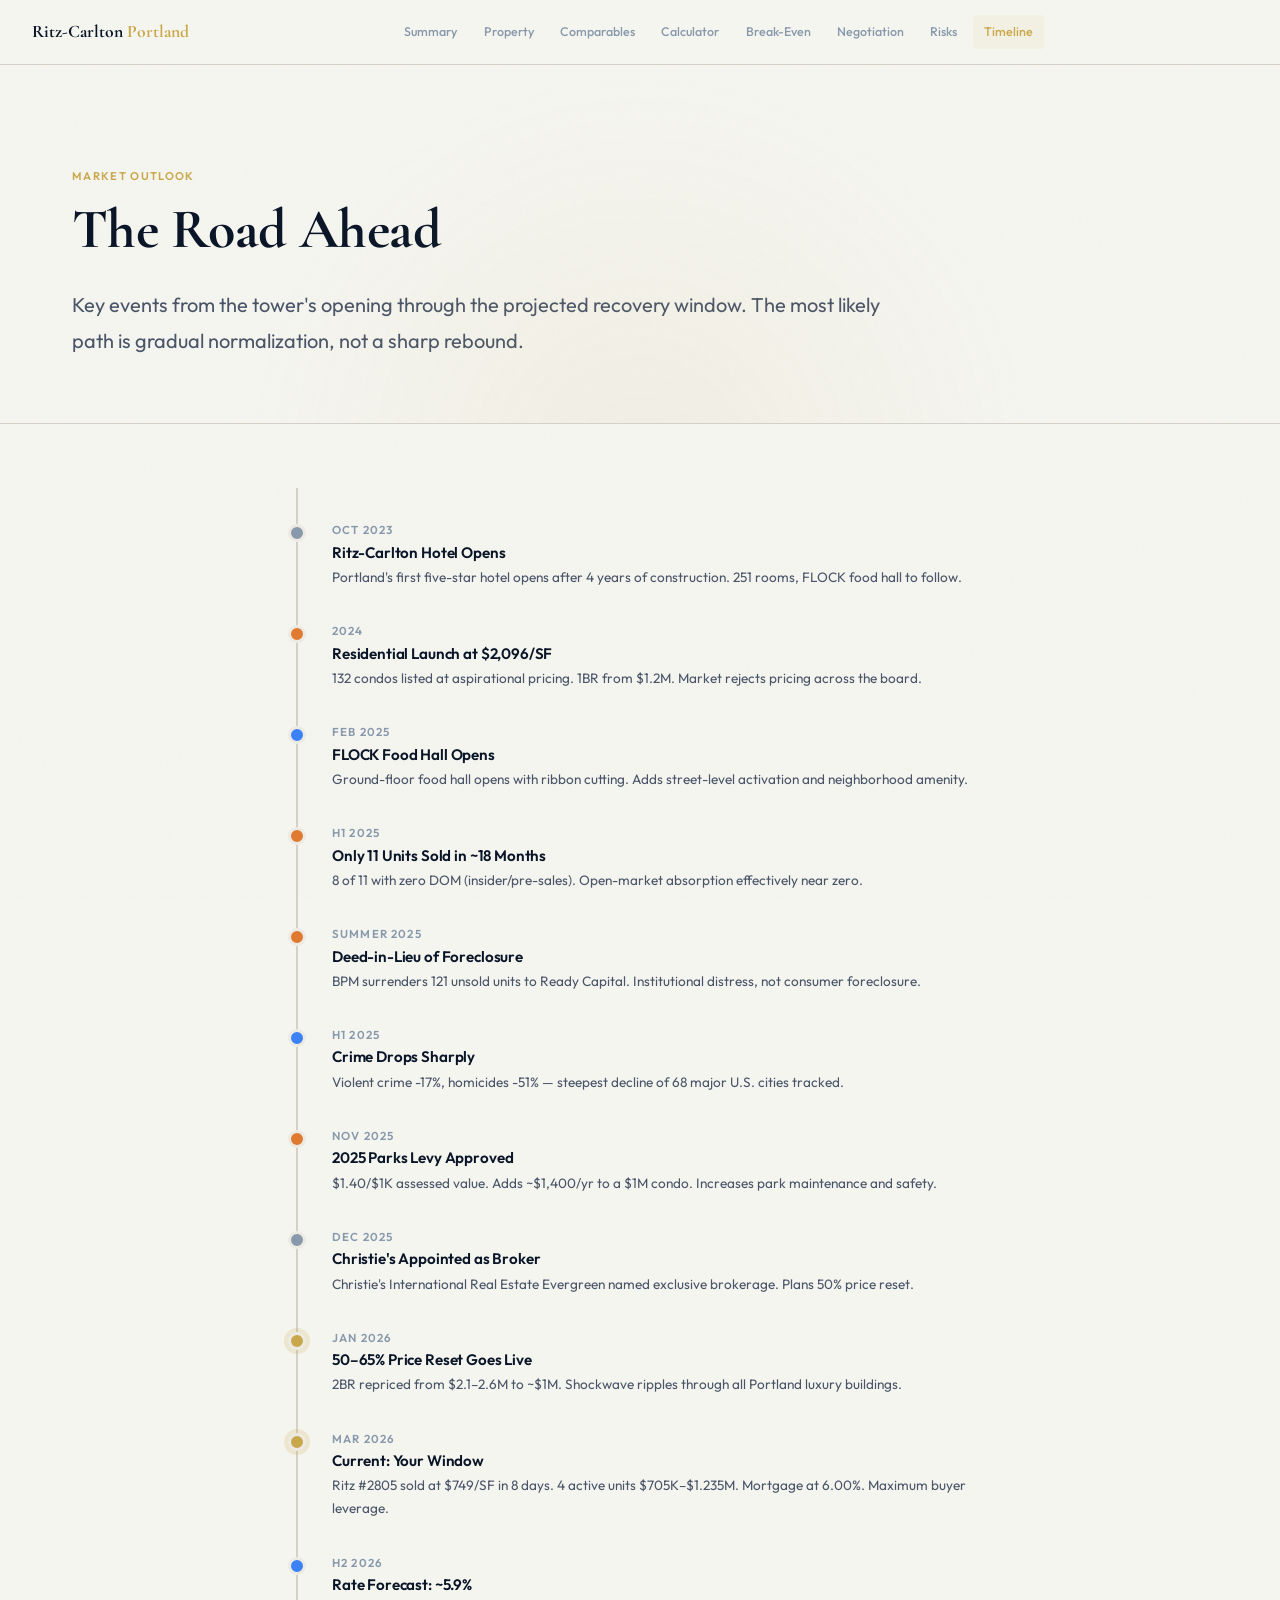
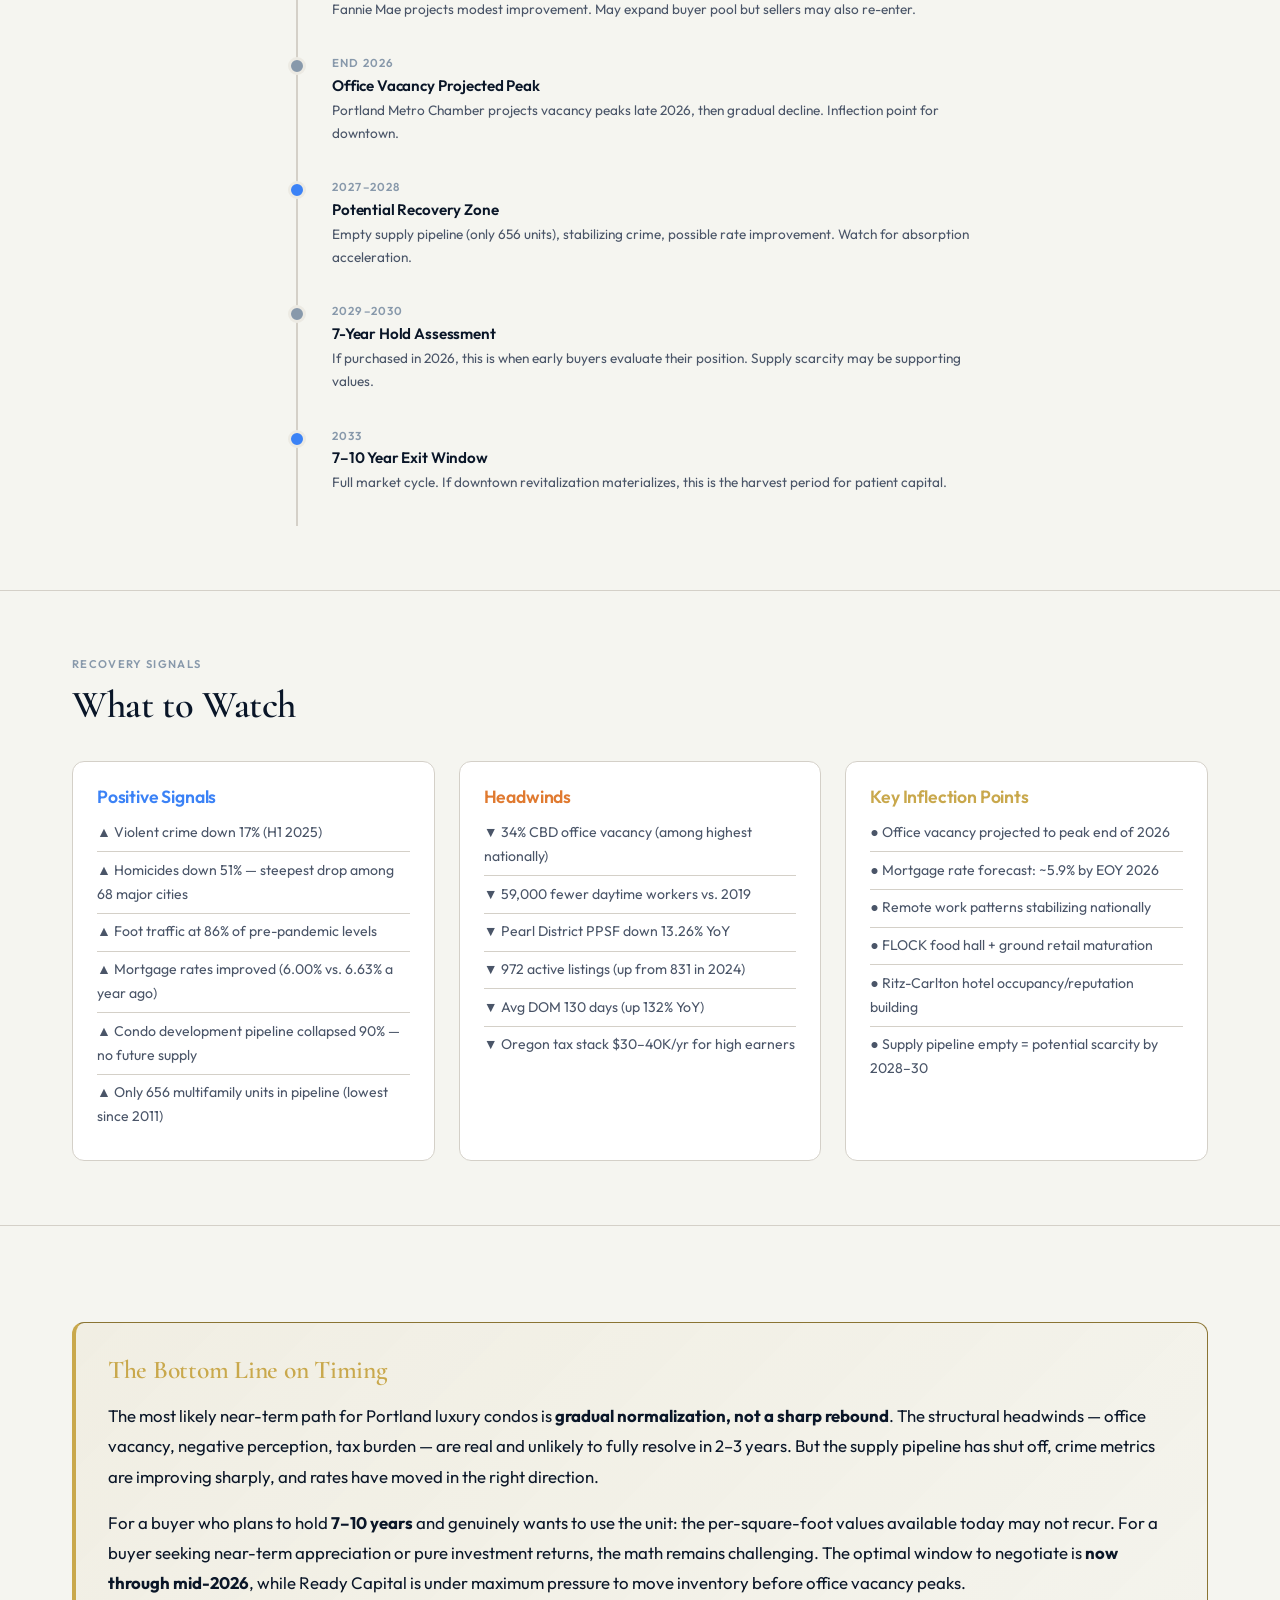
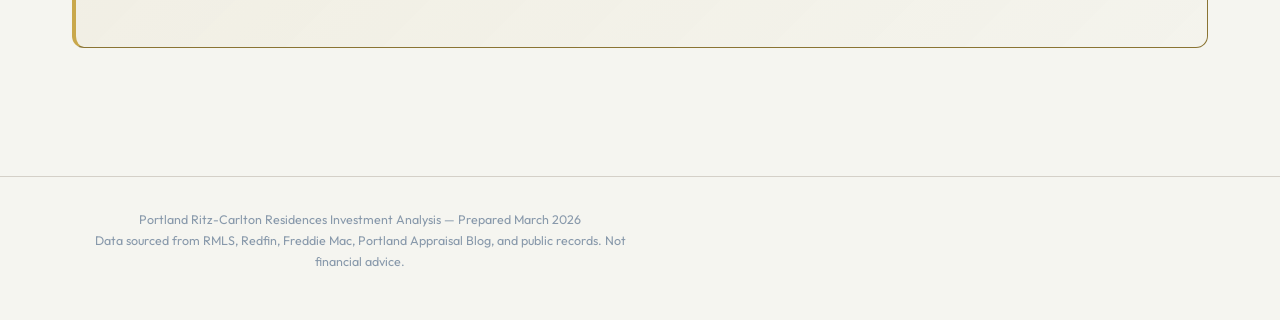
<file: report/timeline.html>
<!DOCTYPE html>
<html lang="en">
<head>
  <meta charset="UTF-8">
  <meta name="viewport" content="width=device-width, initial-scale=1.0">
  <title>Market Timeline — Ritz-Carlton Portland</title>
  <link href="https://fonts.googleapis.com/css2?family=Cormorant+Garamond:ital,wght@0,500;0,600;0,700;1,500&family=Outfit:wght@300;400;500;600&display=swap" rel="stylesheet">
  <link rel="stylesheet" href="styles.css">
</head>
<body>
<div class="page-wrapper">
  <nav class="nav" id="main-nav"></nav>

  <section class="hero" style="padding-bottom:2rem">
    <div class="container">
      <span class="label" style="color:var(--gold)">Market Outlook</span>
      <h1 style="margin-top:0.5rem">The Road Ahead</h1>
      <p class="hero-subtitle">Key events from the tower's opening through the projected recovery window. The most likely path is gradual normalization, not a sharp rebound.</p>
    </div>
  </section>

  <!-- Timeline -->
  <section>
    <div class="container" style="max-width:800px">
      <div class="timeline" id="market-timeline"></div>
    </div>
  </section>

  <!-- Market Indicators -->
  <section>
    <div class="container">
      <div class="section-header">
        <span class="label">Recovery Signals</span>
        <h2>What to Watch</h2>
      </div>
      <div class="grid grid-3" style="gap:1.5rem">
        <div class="card">
          <h4 style="color:var(--blue)">Positive Signals</h4>
          <ul style="list-style:none; font-size:0.88rem; color:var(--text-secondary)">
            <li style="padding:0.4rem 0; border-bottom:1px solid var(--border)">&#9650; Violent crime down 17% (H1 2025)</li>
            <li style="padding:0.4rem 0; border-bottom:1px solid var(--border)">&#9650; Homicides down 51% — steepest drop among 68 major cities</li>
            <li style="padding:0.4rem 0; border-bottom:1px solid var(--border)">&#9650; Foot traffic at 86% of pre-pandemic levels</li>
            <li style="padding:0.4rem 0; border-bottom:1px solid var(--border)">&#9650; Mortgage rates improved (6.00% vs. 6.63% a year ago)</li>
            <li style="padding:0.4rem 0; border-bottom:1px solid var(--border)">&#9650; Condo development pipeline collapsed 90% — no future supply</li>
            <li style="padding:0.4rem 0">&#9650; Only 656 multifamily units in pipeline (lowest since 2011)</li>
          </ul>
        </div>
        <div class="card">
          <h4 style="color:var(--orange)">Headwinds</h4>
          <ul style="list-style:none; font-size:0.88rem; color:var(--text-secondary)">
            <li style="padding:0.4rem 0; border-bottom:1px solid var(--border)">&#9660; 34% CBD office vacancy (among highest nationally)</li>
            <li style="padding:0.4rem 0; border-bottom:1px solid var(--border)">&#9660; 59,000 fewer daytime workers vs. 2019</li>
            <li style="padding:0.4rem 0; border-bottom:1px solid var(--border)">&#9660; Pearl District PPSF down 13.26% YoY</li>
            <li style="padding:0.4rem 0; border-bottom:1px solid var(--border)">&#9660; 972 active listings (up from 831 in 2024)</li>
            <li style="padding:0.4rem 0; border-bottom:1px solid var(--border)">&#9660; Avg DOM 130 days (up 132% YoY)</li>
            <li style="padding:0.4rem 0">&#9660; Oregon tax stack $30–40K/yr for high earners</li>
          </ul>
        </div>
        <div class="card">
          <h4 style="color:var(--gold)">Key Inflection Points</h4>
          <ul style="list-style:none; font-size:0.88rem; color:var(--text-secondary)">
            <li style="padding:0.4rem 0; border-bottom:1px solid var(--border)">&#9679; Office vacancy projected to peak end of 2026</li>
            <li style="padding:0.4rem 0; border-bottom:1px solid var(--border)">&#9679; Mortgage rate forecast: ~5.9% by EOY 2026</li>
            <li style="padding:0.4rem 0; border-bottom:1px solid var(--border)">&#9679; Remote work patterns stabilizing nationally</li>
            <li style="padding:0.4rem 0; border-bottom:1px solid var(--border)">&#9679; FLOCK food hall + ground retail maturation</li>
            <li style="padding:0.4rem 0; border-bottom:1px solid var(--border)">&#9679; Ritz-Carlton hotel occupancy/reputation building</li>
            <li style="padding:0.4rem 0">&#9679; Supply pipeline empty = potential scarcity by 2028–30</li>
          </ul>
        </div>
      </div>
    </div>
  </section>

  <!-- Outlook Summary -->
  <section>
    <div class="container">
      <div class="conclusion-box">
        <h3>The Bottom Line on Timing</h3>
        <p>The most likely near-term path for Portland luxury condos is <strong>gradual normalization, not a sharp rebound</strong>. The structural headwinds — office vacancy, negative perception, tax burden — are real and unlikely to fully resolve in 2–3 years. But the supply pipeline has shut off, crime metrics are improving sharply, and rates have moved in the right direction.</p>
        <p style="margin-top:0.75rem">For a buyer who plans to hold <strong>7–10 years</strong> and genuinely wants to use the unit: the per-square-foot values available today may not recur. For a buyer seeking near-term appreciation or pure investment returns, the math remains challenging. The optimal window to negotiate is <strong>now through mid-2026</strong>, while Ready Capital is under maximum pressure to move inventory before office vacancy peaks.</p>
      </div>
    </div>
  </section>

  <footer class="page-footer" id="page-footer"></footer>
</div>

<script src="app.js"></script>
<script>
document.addEventListener('DOMContentLoaded', () => {
  const events = [
    { date: 'Oct 2023', title: 'Ritz-Carlton Hotel Opens', desc: 'Portland\'s first five-star hotel opens after 4 years of construction. 251 rooms, FLOCK food hall to follow.', type: 'neutral' },
    { date: '2024', title: 'Residential Launch at $2,096/SF', desc: '132 condos listed at aspirational pricing. 1BR from $1.2M. Market rejects pricing across the board.', type: 'negative' },
    { date: 'Feb 2025', title: 'FLOCK Food Hall Opens', desc: 'Ground-floor food hall opens with ribbon cutting. Adds street-level activation and neighborhood amenity.', type: 'positive' },
    { date: 'H1 2025', title: 'Only 11 Units Sold in ~18 Months', desc: '8 of 11 with zero DOM (insider/pre-sales). Open-market absorption effectively near zero.', type: 'negative' },
    { date: 'Summer 2025', title: 'Deed-in-Lieu of Foreclosure', desc: 'BPM surrenders 121 unsold units to Ready Capital. Institutional distress, not consumer foreclosure.', type: 'negative' },
    { date: 'H1 2025', title: 'Crime Drops Sharply', desc: 'Violent crime -17%, homicides -51% — steepest decline of 68 major U.S. cities tracked.', type: 'positive' },
    { date: 'Nov 2025', title: '2025 Parks Levy Approved', desc: '$1.40/$1K assessed value. Adds ~$1,400/yr to a $1M condo. Increases park maintenance and safety.', type: 'negative' },
    { date: 'Dec 2025', title: 'Christie\'s Appointed as Broker', desc: 'Christie\'s International Real Estate Evergreen named exclusive brokerage. Plans 50% price reset.', type: 'neutral' },
    { date: 'Jan 2026', title: '50–65% Price Reset Goes Live', desc: '2BR repriced from $2.1–2.6M to ~$1M. Shockwave ripples through all Portland luxury buildings.', type: 'current' },
    { date: 'Mar 2026', title: 'Current: Your Window', desc: 'Ritz #2805 sold at $749/SF in 8 days. 4 active units $705K–$1.235M. Mortgage at 6.00%. Maximum buyer leverage.', type: 'current' },
    { date: 'H2 2026', title: 'Rate Forecast: ~5.9%', desc: 'Fannie Mae projects modest improvement. May expand buyer pool but sellers may also re-enter.', type: 'positive' },
    { date: 'End 2026', title: 'Office Vacancy Projected Peak', desc: 'Portland Metro Chamber projects vacancy peaks late 2026, then gradual decline. Inflection point for downtown.', type: 'neutral' },
    { date: '2027–2028', title: 'Potential Recovery Zone', desc: 'Empty supply pipeline (only 656 units), stabilizing crime, possible rate improvement. Watch for absorption acceleration.', type: 'positive' },
    { date: '2029–2030', title: '7-Year Hold Assessment', desc: 'If purchased in 2026, this is when early buyers evaluate their position. Supply scarcity may be supporting values.', type: 'neutral' },
    { date: '2033', title: '7–10 Year Exit Window', desc: 'Full market cycle. If downtown revitalization materializes, this is the harvest period for patient capital.', type: 'positive' }
  ];

  document.getElementById('market-timeline').innerHTML = events.map(e => `
    <div class="timeline-item animate-in">
      <div class="timeline-dot ${e.type}"></div>
      <div class="timeline-content">
        <div class="timeline-date">${e.date}</div>
        <h4>${e.title}</h4>
        <p>${e.desc}</p>
      </div>
    </div>
  `).join('');
});
</script>
</body>
</html>
</file>
<file: report/styles.css>
/* ================================================================
   Portland Ritz-Carlton Investment Analysis — Design System
   Aesthetic: Luxury Editorial / Financial Intelligence
   Color-blind accessible (blue-dominant, no red/green reliance)
   ================================================================ */

/* --- CSS Custom Properties --- */
:root {
  /* Typography */
  --font-display: 'Cormorant Garamond', 'Georgia', serif;
  --font-body: 'Outfit', 'Helvetica Neue', sans-serif;

  /* Light theme */
  --bg-primary: #f5f5f0;
  --bg-secondary: #eceae3;
  --bg-card: #ffffff;
  --bg-card-hover: #f8f8f5;
  --bg-input: #f0efe8;
  --text-primary: #0a1628;
  --text-secondary: #4a5568;
  --text-muted: #8899ab;
  --border: #d4d0c8;
  --border-light: #e8e5dd;
  --gold: #c9a84c;
  --gold-dim: #8a7433;
  --blue: #3b82f6;
  --blue-light: #2563eb;
  --blue-dark: #1e3a5f;
  --orange: #e07a30;
  --teal: #0891b2;
  --navy: #0a1628;
  --slate: #334155;
  --shadow-sm: 0 1px 2px rgba(0,0,0,0.06);
  --shadow-md: 0 4px 12px rgba(0,0,0,0.08);
  --shadow-lg: 0 8px 32px rgba(0,0,0,0.1);
  --shadow-gold: 0 0 20px rgba(201,168,76,0.1);
  --radius-sm: 4px;
  --radius: 8px;
  --radius-lg: 12px;
  --radius-xl: 16px;
  --transition: 0.25s ease;
}

/* --- Reset & Base --- */
*, *::before, *::after { box-sizing: border-box; margin: 0; padding: 0; }

html {
  scroll-behavior: smooth;
  scroll-padding-top: 80px;
  -webkit-font-smoothing: antialiased;
  -moz-osx-font-smoothing: grayscale;
}

body {
  font-family: var(--font-body);
  font-weight: 400;
  font-size: 16px;
  line-height: 1.7;
  color: var(--text-primary);
  background: var(--bg-primary);
  min-height: 100vh;
  transition: background var(--transition), color var(--transition);
}

/* Subtle texture overlay */
body::before {
  content: '';
  position: fixed;
  inset: 0;
  background-image: url("data:image/svg+xml,%3Csvg viewBox='0 0 256 256' xmlns='http://www.w3.org/2000/svg'%3E%3Cfilter id='n'%3E%3CfeTurbulence type='fractalNoise' baseFrequency='0.9' numOctaves='4' stitchTiles='stitch'/%3E%3C/filter%3E%3Crect width='100%25' height='100%25' filter='url(%23n)' opacity='0.02'/%3E%3C/svg%3E");
  pointer-events: none;
  z-index: 0;
}

/* --- Typography --- */
h1, h2, h3, h4, h5, h6 {
  font-family: var(--font-display);
  font-weight: 600;
  line-height: 1.2;
  letter-spacing: -0.01em;
  color: var(--text-primary);
}

h1 { font-size: clamp(2.2rem, 5vw, 3.5rem); font-weight: 700; }
h2 { font-size: clamp(1.6rem, 3.5vw, 2.4rem); margin-bottom: 1rem; }
h3 { font-size: clamp(1.2rem, 2.5vw, 1.6rem); margin-bottom: 0.75rem; }
h4 { font-size: 1.1rem; font-family: var(--font-body); font-weight: 600; margin-bottom: 0.5rem; }

p { margin-bottom: 1rem; color: var(--text-secondary); max-width: 72ch; }
a { color: var(--gold); text-decoration: none; transition: color var(--transition); }
a:hover { color: var(--blue-light); }

.label {
  font-family: var(--font-body);
  font-size: 0.7rem;
  font-weight: 600;
  letter-spacing: 0.12em;
  text-transform: uppercase;
  color: var(--text-muted);
}

.gold { color: var(--gold); }
.blue { color: var(--blue); }
.orange { color: var(--orange); }

.big-number {
  font-family: var(--font-display);
  font-size: clamp(2rem, 4vw, 3rem);
  font-weight: 700;
  line-height: 1;
  color: var(--text-primary);
}

/* --- Layout --- */
.page-wrapper {
  position: relative;
  z-index: 1;
  min-height: 100vh;
}

.container {
  max-width: 1200px;
  margin: 0 auto;
  padding: 0 clamp(1rem, 3vw, 2rem);
}

.container-wide {
  max-width: 1400px;
  margin: 0 auto;
  padding: 0 clamp(1rem, 3vw, 2rem);
}

section {
  padding: clamp(2rem, 5vw, 4rem) 0;
}

section + section {
  border-top: 1px solid var(--border);
}

.section-header {
  margin-bottom: 2rem;
}

.section-header .label {
  margin-bottom: 0.5rem;
  display: block;
}

/* Grid Utilities */
.grid { display: grid; gap: 1.5rem; }
.grid-2 { grid-template-columns: repeat(2, 1fr); }
.grid-3 { grid-template-columns: repeat(3, 1fr); }
.grid-4 { grid-template-columns: repeat(4, 1fr); }
.grid-2-1 { grid-template-columns: 2fr 1fr; }
.grid-1-2 { grid-template-columns: 1fr 2fr; }

.flex { display: flex; }
.flex-between { display: flex; justify-content: space-between; align-items: center; }
.flex-center { display: flex; justify-content: center; align-items: center; }
.flex-col { display: flex; flex-direction: column; }
.gap-1 { gap: 0.5rem; }
.gap-2 { gap: 1rem; }
.gap-3 { gap: 1.5rem; }
.gap-4 { gap: 2rem; }

/* --- Navigation --- */
.nav {
  position: sticky;
  top: 0;
  z-index: 100;
  background: rgba(245, 245, 240, 0.9);
  backdrop-filter: blur(20px);
  -webkit-backdrop-filter: blur(20px);
  border-bottom: 1px solid var(--border);
}

.nav-inner {
  max-width: 1400px;
  margin: 0 auto;
  padding: 0 clamp(1rem, 3vw, 2rem);
  display: flex;
  align-items: center;
  justify-content: space-between;
  height: 64px;
}

.nav-brand {
  font-family: var(--font-display);
  font-size: 1.1rem;
  font-weight: 700;
  color: var(--text-primary);
  white-space: nowrap;
}

.nav-brand span {
  color: var(--gold);
}

.nav-links {
  display: flex;
  gap: 0.25rem;
  list-style: none;
  overflow-x: auto;
  scrollbar-width: none;
  -ms-overflow-style: none;
}

.nav-links::-webkit-scrollbar { display: none; }

.nav-links a {
  font-size: 0.78rem;
  font-weight: 500;
  color: var(--text-muted);
  padding: 0.4rem 0.7rem;
  border-radius: var(--radius-sm);
  white-space: nowrap;
  transition: all var(--transition);
}

.nav-links a:hover,
.nav-links a.active {
  color: var(--gold);
  background: rgba(201, 168, 76, 0.08);
}

.nav-controls {
  display: flex;
  align-items: center;
  gap: 0.5rem;
}

.theme-toggle {
  display: none;
}

/* Mobile nav toggle */
.nav-toggle {
  display: none;
  background: none;
  border: none;
  color: var(--text-primary);
  font-size: 1.5rem;
  cursor: pointer;
  padding: 0.25rem;
}

/* --- Cards --- */
.card {
  background: var(--bg-card);
  border: 1px solid var(--border);
  border-radius: var(--radius-lg);
  padding: 1.5rem;
  transition: all var(--transition);
}

.card:hover {
  border-color: var(--border-light);
  box-shadow: var(--shadow-md);
}

.card-gold {
  border-color: var(--gold-dim);
  box-shadow: var(--shadow-gold);
}

.card-gold:hover {
  border-color: var(--gold);
}

.metric-card {
  background: var(--bg-card);
  border: 1px solid var(--border);
  border-radius: var(--radius-lg);
  padding: 1.25rem;
  display: flex;
  flex-direction: column;
  gap: 0.5rem;
  transition: all var(--transition);
}

.metric-card:hover {
  transform: translateY(-2px);
  box-shadow: var(--shadow-md);
}

.metric-value {
  font-family: var(--font-display);
  font-size: 1.8rem;
  font-weight: 700;
  line-height: 1;
}

.metric-label {
  font-size: 0.72rem;
  font-weight: 600;
  letter-spacing: 0.1em;
  text-transform: uppercase;
  color: var(--text-muted);
}

.metric-context {
  font-size: 0.82rem;
  color: var(--text-secondary);
}

/* Sentiment badges */
.badge {
  display: inline-flex;
  align-items: center;
  gap: 0.3rem;
  font-size: 0.72rem;
  font-weight: 600;
  letter-spacing: 0.05em;
  text-transform: uppercase;
  padding: 0.25rem 0.6rem;
  border-radius: 99px;
}

.badge-blue { background: rgba(59,130,246,0.15); color: var(--blue-light); }
.badge-gold { background: rgba(201,168,76,0.15); color: var(--gold); }
.badge-orange { background: rgba(224,122,48,0.15); color: var(--orange); }
.badge-teal { background: rgba(8,145,178,0.15); color: var(--teal); }

/* --- Tables --- */
.table-wrap {
  overflow-x: auto;
  border: 1px solid var(--border);
  border-radius: var(--radius-lg);
  scrollbar-width: thin;
}

table {
  width: 100%;
  border-collapse: collapse;
  font-size: 0.88rem;
}

thead {
  position: sticky;
  top: 0;
  z-index: 2;
}

th {
  background: var(--bg-secondary);
  font-family: var(--font-body);
  font-size: 0.7rem;
  font-weight: 600;
  letter-spacing: 0.08em;
  text-transform: uppercase;
  color: var(--text-muted);
  padding: 0.75rem 1rem;
  text-align: left;
  white-space: nowrap;
  border-bottom: 1px solid var(--border);
  cursor: pointer;
  user-select: none;
  transition: color var(--transition);
}

th:hover { color: var(--gold); }

th .sort-arrow {
  display: inline-block;
  margin-left: 0.3rem;
  opacity: 0.4;
  font-size: 0.65rem;
}

th.sorted .sort-arrow { opacity: 1; color: var(--gold); }

td {
  padding: 0.75rem 1rem;
  border-bottom: 1px solid var(--border);
  white-space: nowrap;
}

tr:last-child td { border-bottom: none; }

tr:hover td { background: rgba(201,168,76,0.03); }

tr.highlight td {
  background: rgba(201,168,76,0.06);
  font-weight: 500;
}

tr.highlight td:first-child {
  border-left: 3px solid var(--gold);
}

/* --- Sliders / Range Inputs --- */
.slider-group {
  display: flex;
  flex-direction: column;
  gap: 0.4rem;
}

.slider-header {
  display: flex;
  justify-content: space-between;
  align-items: baseline;
}

.slider-label {
  font-size: 0.82rem;
  font-weight: 500;
  color: var(--text-secondary);
}

.slider-value {
  font-family: var(--font-display);
  font-size: 1.1rem;
  font-weight: 700;
  color: var(--gold);
}

input[type="range"] {
  -webkit-appearance: none;
  appearance: none;
  width: 100%;
  height: 6px;
  background: var(--border);
  border-radius: 3px;
  outline: none;
  transition: background var(--transition);
}

input[type="range"]::-webkit-slider-thumb {
  -webkit-appearance: none;
  appearance: none;
  width: 20px;
  height: 20px;
  border-radius: 50%;
  background: var(--gold);
  cursor: pointer;
  box-shadow: 0 0 6px rgba(201,168,76,0.4);
  transition: transform 0.15s ease;
}

input[type="range"]::-webkit-slider-thumb:hover {
  transform: scale(1.15);
}

input[type="range"]::-moz-range-thumb {
  width: 20px;
  height: 20px;
  border-radius: 50%;
  background: var(--gold);
  cursor: pointer;
  border: none;
  box-shadow: 0 0 6px rgba(201,168,76,0.4);
}

/* --- Chart Containers --- */
.chart-container {
  position: relative;
  background: var(--bg-card);
  border: 1px solid var(--border);
  border-radius: var(--radius-lg);
  padding: 1.5rem;
}

.chart-container canvas {
  max-height: 400px;
}

/* --- Hero Section --- */
.hero {
  position: relative;
  padding: clamp(3rem, 8vw, 6rem) 0 clamp(2rem, 5vw, 4rem);
  overflow: hidden;
}

.hero::before {
  content: '';
  position: absolute;
  top: 0;
  left: 50%;
  transform: translateX(-50%);
  width: 800px;
  height: 800px;
  background: radial-gradient(circle, rgba(201,168,76,0.08) 0%, transparent 70%);
  pointer-events: none;
}

.hero-eyebrow {
  font-size: 0.72rem;
  font-weight: 600;
  letter-spacing: 0.2em;
  text-transform: uppercase;
  color: var(--gold);
  margin-bottom: 1rem;
}

.hero h1 {
  margin-bottom: 1.5rem;
}

.hero h1 em {
  font-style: normal;
  color: var(--gold);
}

.hero-subtitle {
  font-size: clamp(1rem, 2vw, 1.25rem);
  color: var(--text-secondary);
  max-width: 65ch;
  margin-bottom: 2rem;
  line-height: 1.8;
}

/* Gold rule divider */
.gold-rule {
  width: 60px;
  height: 2px;
  background: linear-gradient(90deg, var(--gold), transparent);
  margin: 2rem 0;
}

/* --- Conclusion Box --- */
.conclusion-box {
  background: linear-gradient(135deg, rgba(201,168,76,0.08), rgba(201,168,76,0.02));
  border: 1px solid var(--gold-dim);
  border-left: 4px solid var(--gold);
  border-radius: var(--radius-lg);
  padding: 2rem;
  margin: 2rem 0;
}

.conclusion-box h3 {
  color: var(--gold);
  margin-bottom: 1rem;
}

.conclusion-box p {
  color: var(--text-primary);
  font-size: 1.05rem;
  line-height: 1.8;
  max-width: none;
}

/* --- Navigation Cards (index page) --- */
.nav-card {
  display: flex;
  flex-direction: column;
  background: var(--bg-card);
  border: 1px solid var(--border);
  border-radius: var(--radius-lg);
  padding: 1.5rem;
  text-decoration: none;
  transition: all var(--transition);
  position: relative;
  overflow: hidden;
}

.nav-card::after {
  content: '\2192';
  position: absolute;
  top: 1.25rem;
  right: 1.25rem;
  color: var(--text-muted);
  font-size: 1.2rem;
  transition: all var(--transition);
}

.nav-card:hover {
  border-color: var(--gold-dim);
  transform: translateY(-3px);
  box-shadow: var(--shadow-lg);
}

.nav-card:hover::after {
  color: var(--gold);
  transform: translateX(4px);
}

.nav-card-icon {
  font-size: 1.5rem;
  margin-bottom: 0.75rem;
}

.nav-card h4 {
  color: var(--text-primary);
  margin-bottom: 0.5rem;
}

.nav-card p {
  font-size: 0.85rem;
  color: var(--text-secondary);
  margin: 0;
}

/* --- Risk Cards --- */
.risk-card {
  background: var(--bg-card);
  border: 1px solid var(--border);
  border-radius: var(--radius-lg);
  padding: 1.5rem;
  position: relative;
  overflow: hidden;
}

.risk-card::before {
  content: '';
  position: absolute;
  left: 0;
  top: 0;
  bottom: 0;
  width: 4px;
}

.risk-card.risk-high::before { background: var(--orange); }
.risk-card.risk-medium::before { background: var(--gold); }
.risk-card.risk-low::before { background: var(--blue); }

.risk-score {
  display: inline-flex;
  align-items: center;
  justify-content: center;
  width: 36px;
  height: 36px;
  border-radius: 50%;
  font-family: var(--font-display);
  font-size: 1rem;
  font-weight: 700;
}

.risk-high .risk-score { background: rgba(224,122,48,0.15); color: var(--orange); }
.risk-medium .risk-score { background: rgba(201,168,76,0.15); color: var(--gold); }
.risk-low .risk-score { background: rgba(59,130,246,0.15); color: var(--blue); }

/* --- Timeline --- */
.timeline {
  position: relative;
  padding: 2rem 0;
}

.timeline::before {
  content: '';
  position: absolute;
  left: 24px;
  top: 0;
  bottom: 0;
  width: 2px;
  background: var(--border);
}

.timeline-item {
  position: relative;
  padding-left: 60px;
  padding-bottom: 2rem;
}

.timeline-item:last-child { padding-bottom: 0; }

.timeline-dot {
  position: absolute;
  left: 16px;
  top: 4px;
  width: 18px;
  height: 18px;
  border-radius: 50%;
  border: 3px solid var(--bg-secondary);
}

.timeline-dot.positive { background: var(--blue); }
.timeline-dot.negative { background: var(--orange); }
.timeline-dot.neutral { background: var(--text-muted); }
.timeline-dot.current { background: var(--gold); box-shadow: 0 0 0 4px rgba(201,168,76,0.2); }

.timeline-date {
  font-size: 0.72rem;
  font-weight: 600;
  letter-spacing: 0.1em;
  text-transform: uppercase;
  color: var(--text-muted);
  margin-bottom: 0.25rem;
}

.timeline-content h4 {
  font-size: 0.95rem;
  margin-bottom: 0.25rem;
}

.timeline-content p {
  font-size: 0.85rem;
  margin: 0;
}

/* --- Sensitivity Matrix --- */
.matrix-table td {
  text-align: center;
  font-weight: 600;
  font-size: 0.85rem;
  padding: 0.6rem 0.8rem;
}

.matrix-positive { background: rgba(59,130,246,0.12); color: var(--blue-light); }
.matrix-negative { background: rgba(224,122,48,0.12); color: var(--orange); }
.matrix-neutral { background: rgba(100,116,139,0.12); color: var(--text-secondary); }

/* --- PPSF Bar Visualization --- */
.ppsf-bar-wrap {
  margin: 1rem 0;
}

.ppsf-bar-label {
  font-size: 0.82rem;
  font-weight: 500;
  color: var(--text-secondary);
  margin-bottom: 0.4rem;
}

.ppsf-bar-track {
  position: relative;
  height: 32px;
  background: var(--bg-secondary);
  border-radius: var(--radius);
  overflow: hidden;
}

.ppsf-bar-fill {
  position: absolute;
  top: 0;
  bottom: 0;
  border-radius: var(--radius);
  display: flex;
  align-items: center;
  padding: 0 0.75rem;
  font-size: 0.78rem;
  font-weight: 600;
  color: #fff;
  white-space: nowrap;
}

/* --- Page Footer --- */
.page-footer {
  border-top: 1px solid var(--border);
  padding: 2rem 0;
  margin-top: 2rem;
}

.page-footer p {
  font-size: 0.78rem;
  color: var(--text-muted);
  text-align: center;
}

/* --- Animations --- */
@keyframes fadeUp {
  from { opacity: 0; transform: translateY(20px); }
  to { opacity: 1; transform: translateY(0); }
}

@keyframes fadeIn {
  from { opacity: 0; }
  to { opacity: 1; }
}

.animate-in {
  animation: fadeUp 0.6s ease forwards;
  opacity: 0;
}

.animate-in:nth-child(1) { animation-delay: 0.05s; }
.animate-in:nth-child(2) { animation-delay: 0.1s; }
.animate-in:nth-child(3) { animation-delay: 0.15s; }
.animate-in:nth-child(4) { animation-delay: 0.2s; }
.animate-in:nth-child(5) { animation-delay: 0.25s; }
.animate-in:nth-child(6) { animation-delay: 0.3s; }
.animate-in:nth-child(7) { animation-delay: 0.35s; }
.animate-in:nth-child(8) { animation-delay: 0.4s; }

/* --- SVG Skyline --- */
.skyline-wrap {
  position: absolute;
  bottom: 0;
  left: 0;
  right: 0;
  height: 200px;
  overflow: hidden;
  opacity: 0.06;
  pointer-events: none;
}

.skyline-wrap svg {
  width: 100%;
  height: 100%;
}

/* --- Responsive --- */
@media (max-width: 1024px) {
  .grid-4 { grid-template-columns: repeat(2, 1fr); }
  .grid-3 { grid-template-columns: repeat(2, 1fr); }
  .grid-2-1, .grid-1-2 { grid-template-columns: 1fr; }
}

@media (max-width: 768px) {
  .grid-4, .grid-3, .grid-2 { grid-template-columns: 1fr; }

  .nav-links { display: none; }
  .nav-toggle { display: block; }

  .nav-links.open {
    display: flex;
    flex-direction: column;
    position: absolute;
    top: 64px;
    left: 0;
    right: 0;
    background: var(--bg-secondary);
    border-bottom: 1px solid var(--border);
    padding: 1rem;
    gap: 0.25rem;
  }

  .nav-links.open a {
    padding: 0.6rem 1rem;
    font-size: 0.9rem;
  }

  .hero { padding: 2rem 0; }
  .conclusion-box { padding: 1.25rem; }
  .card { padding: 1.25rem; }
  .metric-value { font-size: 1.5rem; }
}

/* --- Print Styles --- */
@media print {
  body { background: #fff; color: #000; font-size: 11pt; }
  body::before { display: none; }

  .nav, .theme-toggle, .nav-toggle, .nav-controls,
  input[type="range"], .slider-group, .no-print { display: none !important; }

  .page-wrapper { min-height: auto; }

  .card, .metric-card, .chart-container, .risk-card, .conclusion-box {
    border: 1px solid #ddd;
    box-shadow: none;
    break-inside: avoid;
    page-break-inside: avoid;
  }

  section { padding: 1rem 0; }
  section + section { border-top: 1px solid #ddd; }

  .grid-4 { grid-template-columns: repeat(4, 1fr); }
  .grid-3 { grid-template-columns: repeat(3, 1fr); }
  .grid-2 { grid-template-columns: repeat(2, 1fr); }

  h1 { font-size: 24pt; }
  h2 { font-size: 18pt; }
  h3 { font-size: 14pt; }

  canvas { max-height: 280px !important; }

  a { color: #000; }
  a::after { content: none; }

  .hero::before, .skyline-wrap { display: none; }

  @page {
    margin: 0.75in;
    size: letter;
  }
}

/* --- Scrollbar --- */
::-webkit-scrollbar { width: 8px; height: 8px; }
::-webkit-scrollbar-track { background: var(--bg-secondary); }
::-webkit-scrollbar-thumb { background: var(--border); border-radius: 4px; }
::-webkit-scrollbar-thumb:hover { background: var(--slate); }
</file>
